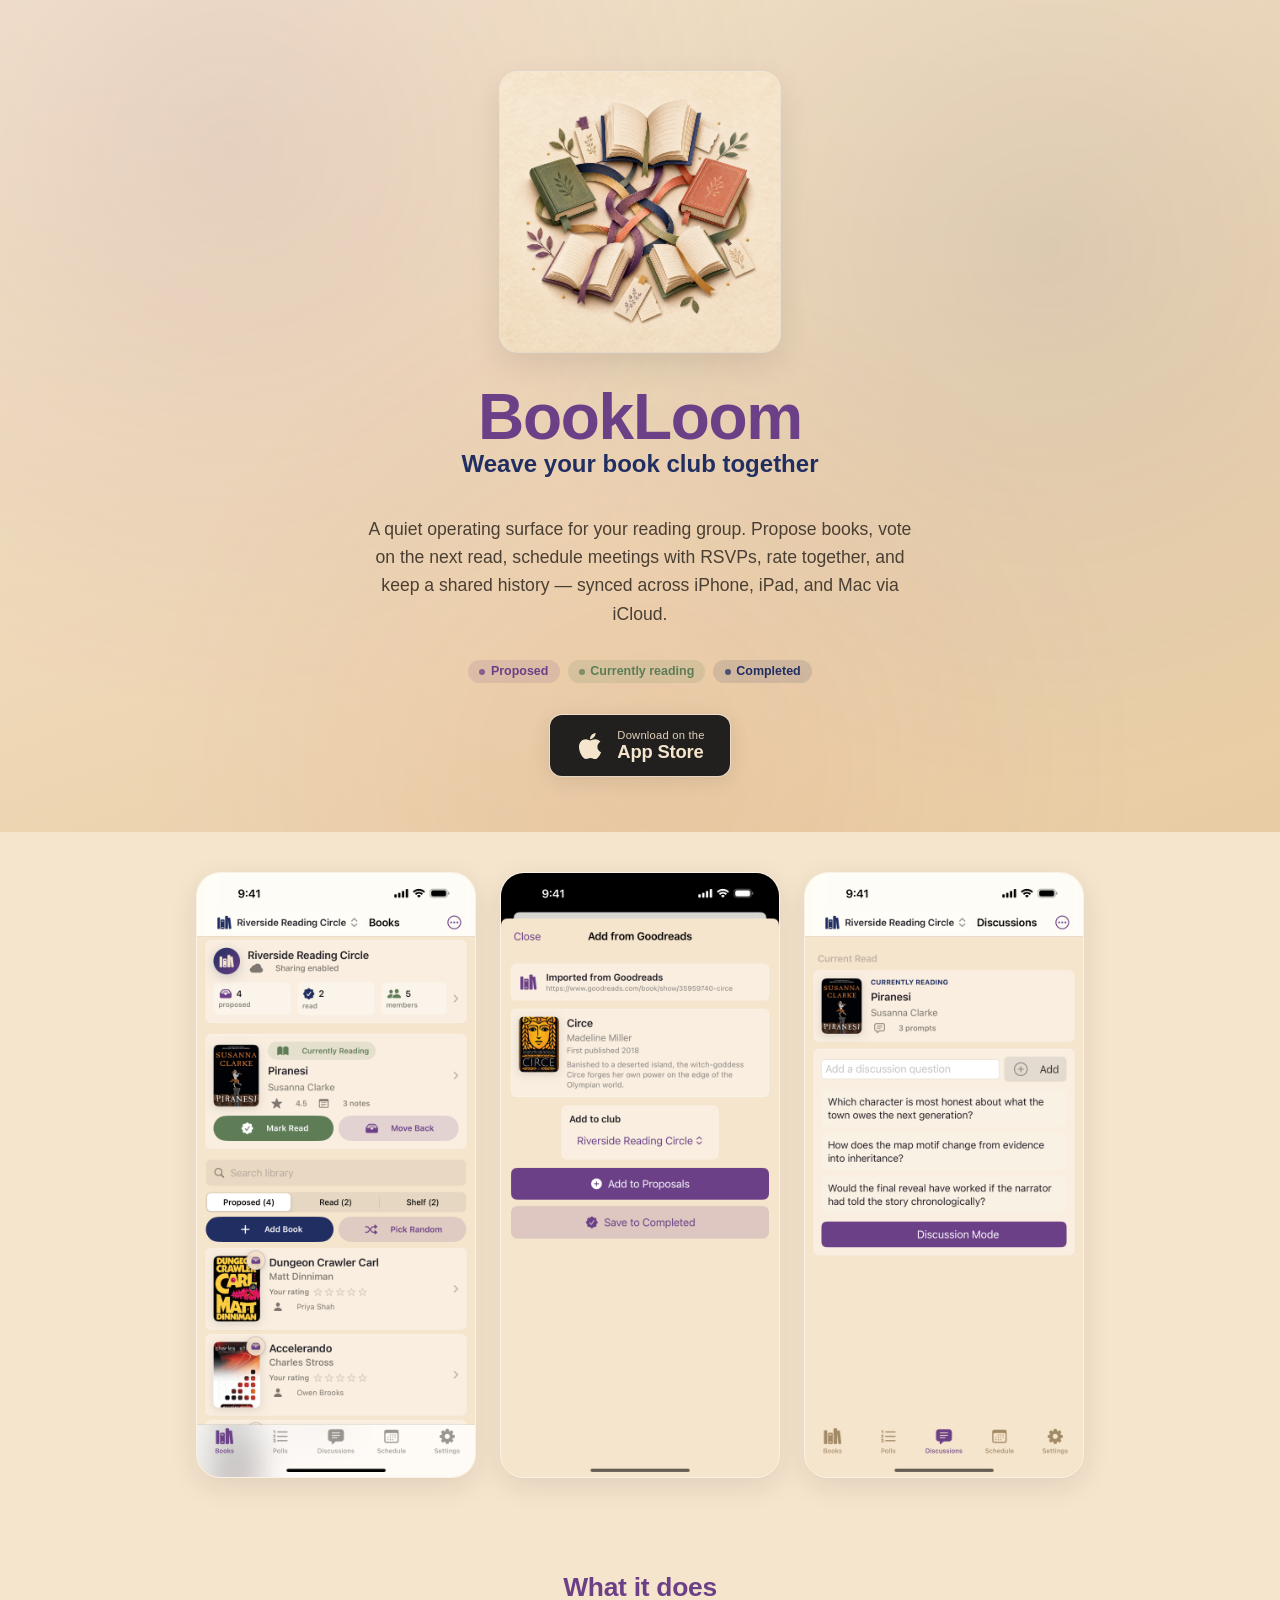
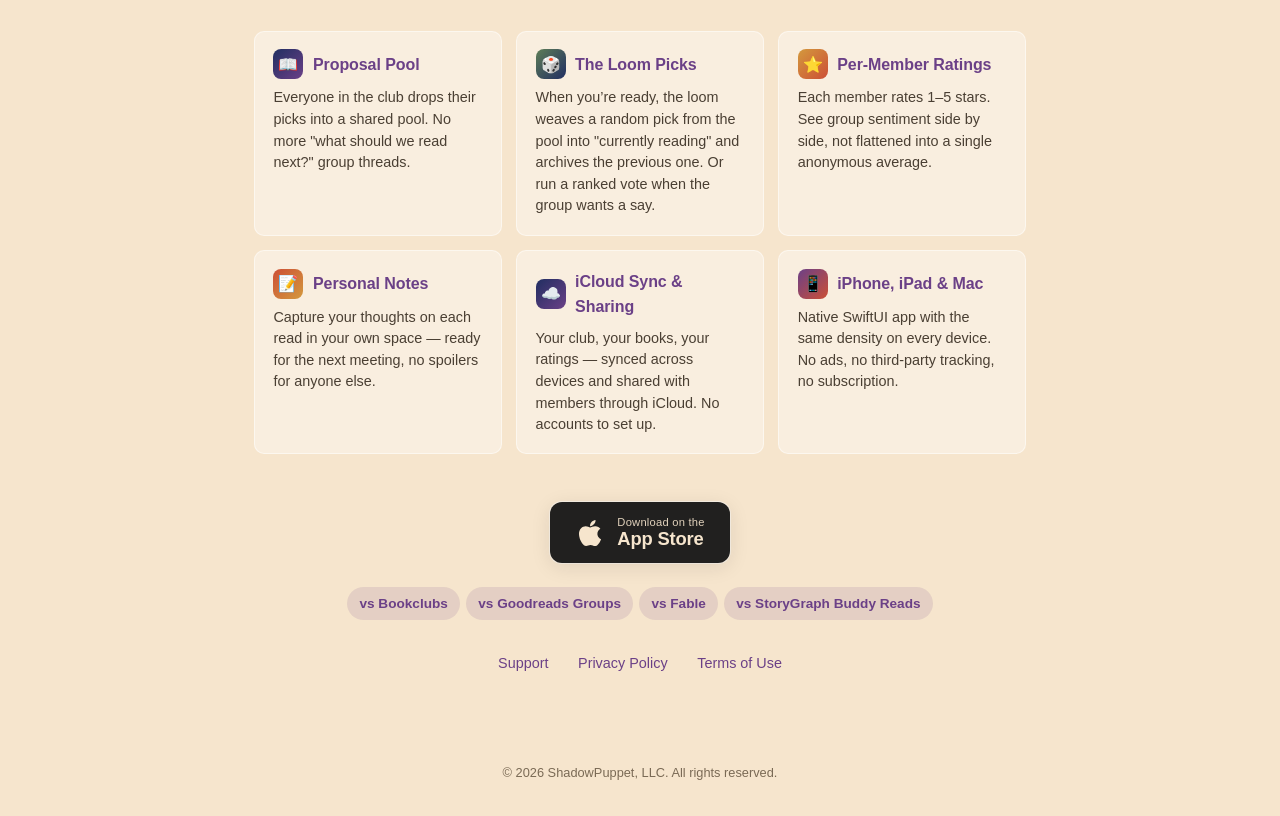
<file: index.html>
<!DOCTYPE html>
<html lang="en">
<head>
    <meta charset="UTF-8">
    <meta name="viewport" content="width=device-width, initial-scale=1.0, viewport-fit=cover">
    <meta name="theme-color" content="#F6E5CD" media="(prefers-color-scheme: light)">
    <meta name="theme-color" content="#171519" media="(prefers-color-scheme: dark)">
    <title>BookLoom — Private Book Club App with Voting, Meetings &amp; iCloud Sync (iPhone, iPad, Mac)</title>
    <meta name="description" content="Run your book club without ads or accounts. Propose books, vote on the next read, schedule meetings with RSVPs, and rate together — synced via iCloud.">
    <meta name="keywords" content="book club app, private book club, reading group app, book club voting, ranked choice voting books, book club meetings, RSVP book club, iCloud book club, book club planner, book picker app, book ratings, reading tracker, book club companion, shared reading list, group reading app, book proposal pool, book club ratings, reading group iPhone, reading group iPad, book club Mac">
    <meta name="author" content="ShadowPuppet, LLC">

    <!-- iOS Safari Smart App Banner -->
    <meta name="apple-itunes-app" content="app-id=6765790616">

    <link rel="icon" type="image/png" sizes="128x128" href="assets/favicon-128.png">
    <link rel="apple-touch-icon" href="assets/app-icon-256.png">
    <link rel="manifest" href="/manifest.webmanifest">
    <link rel="stylesheet" href="/assets/site.css">

    <style>
        /* Install banner + App Store badge — inline to avoid cache-split with HTML */
        .install-banner {
            display: none;
            position: sticky;
            top: 0;
            z-index: 100;
            background: rgba(33, 32, 31, 0.93);
            border-bottom: 1px solid rgba(107, 64, 135, 0.25);
            padding: 0.65rem 0.85rem;
            padding-top: max(0.65rem, env(safe-area-inset-top));
            align-items: center;
            gap: 0.75rem;
            backdrop-filter: saturate(180%) blur(14px);
            -webkit-backdrop-filter: saturate(180%) blur(14px);
        }
        @media (prefers-color-scheme: dark) {
            .install-banner { background: rgba(23, 21, 25, 0.93); border-bottom-color: rgba(194, 145, 214, 0.25); }
        }
        .install-banner.visible { display: flex; }
        .install-banner .close {
            background: transparent; border: 0; color: #b8a088;
            font-size: 1.4rem; line-height: 1; padding: 0.3rem 0.5rem;
            cursor: pointer; border-radius: 50%;
        }
        .install-banner .close:hover { color: #C291D6; }
        .install-banner .icon {
            width: 46px; height: 46px; border-radius: 11px;
            flex-shrink: 0; object-fit: cover;
        }
        .install-banner .info { flex: 1; min-width: 0; }
        .install-banner .info strong {
            color: #C291D6; font-size: 0.92rem; display: block; font-weight: 700;
        }
        .install-banner .info span {
            font-size: 0.75rem; color: #b8a088; display: block;
            white-space: nowrap; overflow: hidden; text-overflow: ellipsis;
        }
        .install-banner .get {
            background: #6B4087; color: #F6E5CD; text-decoration: none;
            font-weight: 800; font-size: 0.78rem; padding: 0.5rem 1rem;
            border-radius: 20px; text-transform: uppercase; letter-spacing: 0.04em;
            flex-shrink: 0;
        }
        .hero .app-store-badge, .mid-cta .app-store-badge {
            display: inline-flex; align-items: center; gap: 0.75rem;
            background: var(--ink); color: var(--paper); text-decoration: none;
            padding: 0.85rem 1.6rem; border-radius: 12px; font-weight: 600;
            transition: transform 0.15s ease, box-shadow 0.15s ease;
            box-shadow: 0 4px 20px var(--shadow-ink), 0 0 0 1px var(--card-stroke);
            min-height: 56px;
        }
        .hero .app-store-badge:hover, .mid-cta .app-store-badge:hover {
            transform: translateY(-2px);
            box-shadow: 0 8px 28px rgba(107, 64, 135, 0.25), 0 0 0 1px rgba(107, 64, 135, 0.3);
        }
        .hero .app-store-badge:active, .mid-cta .app-store-badge:active { transform: translateY(0); }
        .app-store-badge svg { width: 30px; height: 30px; flex-shrink: 0; fill: currentColor; }
        .app-store-badge .label { display: flex; flex-direction: column; text-align: left; line-height: 1.1; }
        .app-store-badge .label .small { font-size: 0.7rem; opacity: 0.9; font-weight: 400; letter-spacing: 0.02em; }
        .app-store-badge .label .big { font-size: 1.15rem; font-weight: 600; letter-spacing: -0.01em; margin-top: 1px; }
    </style>

    <!-- Social sharing -->
    <meta property="og:title" content="BookLoom — Private Book Club App with Voting, Meetings &amp; iCloud Sync">
    <meta property="og:description" content="Propose books, vote on the next read, schedule meetings with RSVPs, rate together, and keep a shared history. iPhone, iPad, and Mac. Synced via iCloud — no accounts, no ads.">
    <meta property="og:type" content="website">
    <meta property="og:url" content="https://bookloom.shadowpuppet.net/">
    <meta property="og:image" content="https://bookloom.shadowpuppet.net/assets/hero.png">
    <meta property="og:site_name" content="BookLoom">
    <meta property="og:locale" content="en_US">
    <meta name="twitter:card" content="summary_large_image">
    <meta name="twitter:title" content="BookLoom — Private Book Club App">
    <meta name="twitter:description" content="A quiet operating surface for your book club. Propose, vote, meet, rate — together.">
    <meta name="twitter:image" content="https://bookloom.shadowpuppet.net/assets/hero.png">
    <link rel="canonical" href="https://bookloom.shadowpuppet.net/">

    <script type="application/ld+json">
    {
      "@context": "https://schema.org",
      "@type": "MobileApplication",
      "name": "BookLoom",
      "alternateName": "BookLoom: Book Club Planner",
      "description": "Private book club planner for iPhone, iPad, and Mac. Propose books, vote with ranked-choice polls, schedule meetings with RSVPs, rate together, and keep a shared history — synced via iCloud, no accounts required.",
      "applicationCategory": "LifestyleApplication",
      "applicationSubCategory": "Books",
      "operatingSystem": "iOS 17.0, iPadOS 17.0, macOS 14.0",
      "url": "https://bookloom.shadowpuppet.net/",
      "downloadUrl": "https://apps.apple.com/us/app/bookloom-book-club-planner/id6765790616",
      "installUrl": "https://apps.apple.com/us/app/bookloom-book-club-planner/id6765790616",
      "offers": {
        "@type": "Offer",
        "price": "0",
        "priceCurrency": "USD",
        "availability": "https://schema.org/InStock"
      },
      "author": { "@type": "Organization", "name": "ShadowPuppet, LLC" },
      "publisher": { "@type": "Organization", "name": "ShadowPuppet, LLC" },
      "image": "https://bookloom.shadowpuppet.net/assets/hero.png",
      "screenshot": "https://bookloom.shadowpuppet.net/assets/screenshots/01_books.png",
      "featureList": [
        "Shared proposal pool — every member submits books",
        "Random Loom Picks rotation",
        "Ranked-choice voting for the next book",
        "Meeting scheduling with RSVPs and agenda",
        "Local meeting reminders",
        "Per-member 1–5 star ratings shown side-by-side",
        "Per-member private notes",
        "Starter and custom discussion prompts",
        "ISBN / cover lookup via OpenLibrary and Google Books",
        "iCloud + CKShare sync — no account required",
        "No ads, no tracking, no subscription"
      ],
      "keywords": "book club app, private book club, reading group, book club voting, ranked choice voting, book club meetings, RSVP, iCloud sync, no ads"
    }
    </script>
</head>
<body>
    <!-- Custom install banner: shown on non-Safari mobile (Safari gets the native one via meta tag) -->
    <div class="install-banner" id="installBanner" role="banner">
        <button class="close" id="installBannerClose" aria-label="Dismiss install banner">&times;</button>
        <img class="icon" src="assets/app-icon-256.png" alt="">
        <div class="info">
            <strong>BookLoom</strong>
            <span>Free on the App Store — iPhone, iPad &amp; Mac</span>
        </div>
        <a class="get" href="https://apps.apple.com/us/app/bookloom-book-club-planner/id6765790616">Get</a>
    </div>

    <div class="hero">
        <div class="hero-inner">
            <img class="hero-art" src="assets/hero.png" alt="Open books woven together with colored ribbons, surrounded by parchment bookmarks and pressed leaves" width="600" height="600">

            <div>
                <h1>BookLoom</h1>
                <div class="tagline">Weave your book club together</div>
            </div>

            <div class="subtitle">A quiet operating surface for your reading group. Propose books, vote on the next read, schedule meetings with RSVPs, rate together, and keep a shared history — synced across iPhone, iPad, and Mac via iCloud.</div>

            <div class="pills" aria-label="Book status types in BookLoom">
                <span class="pill proposed"><span class="dot"></span>Proposed</span>
                <span class="pill current"><span class="dot"></span>Currently reading</span>
                <span class="pill completed"><span class="dot"></span>Completed</span>
            </div>

            <a href="https://apps.apple.com/us/app/bookloom-book-club-planner/id6765790616" class="app-store-badge" aria-label="Download BookLoom on the App Store">
                <svg viewBox="0 0 384 512" xmlns="http://www.w3.org/2000/svg" aria-hidden="true">
                    <path d="M318.7 268.7c-.2-36.7 16.4-64.4 50-84.8-18.8-26.9-47.2-41.7-84.7-44.6-35.5-2.8-74.3 20.7-88.5 20.7-15 0-49.4-19.7-76.4-19.7C63.3 141.2 4 184.8 4 273.5q0 39.3 14.4 81.2c12.8 36.7 59 126.7 107.2 125.2 25.2-.6 43-17.9 75.8-17.9 31.8 0 48.3 17.9 76.4 17.9 48.6-.7 90.4-82.5 102.6-119.3-65.2-30.7-61.7-90-61.7-91.9zm-56.6-164.2c27.3-32.4 24.8-61.9 24-72.5-24.1 1.4-52 16.4-67.9 34.9-17.5 19.8-27.8 44.3-25.6 71.9 26.1 2 49.9-11.4 69.5-34.3z"/>
                </svg>
                <span class="label">
                    <span class="small">Download on the</span>
                    <span class="big">App Store</span>
                </span>
            </a>
        </div>
    </div>

    <div class="screenshots">
        <img src="assets/screenshots/01_books.png" alt="BookLoom book library" loading="lazy">
        <img src="assets/screenshots/03_import.png" alt="BookLoom book import" loading="lazy">
        <img src="assets/screenshots/07_discussions.png" alt="BookLoom discussion prompts" loading="lazy">
    </div>

    <div class="content">
        <div class="features">
            <h2>What it does</h2>
            <div class="feature-grid">
                <div class="feature">
                    <div class="feature-head">
                        <div class="feature-icon plum" aria-hidden="true">📖</div>
                        <strong>Proposal Pool</strong>
                    </div>
                    <p>Everyone in the club drops their picks into a shared pool. No more &quot;what should we read next?&quot; group threads.</p>
                </div>
                <div class="feature">
                    <div class="feature-head">
                        <div class="feature-icon sage" aria-hidden="true">🎲</div>
                        <strong>The Loom Picks</strong>
                    </div>
                    <p>When you&rsquo;re ready, the loom weaves a random pick from the pool into &quot;currently reading&quot; and archives the previous one. Or run a ranked vote when the group wants a say.</p>
                </div>
                <div class="feature">
                    <div class="feature-head">
                        <div class="feature-icon gold" aria-hidden="true">⭐</div>
                        <strong>Per-Member Ratings</strong>
                    </div>
                    <p>Each member rates 1&ndash;5 stars. See group sentiment side by side, not flattened into a single anonymous average.</p>
                </div>
                <div class="feature">
                    <div class="feature-head">
                        <div class="feature-icon coral" aria-hidden="true">📝</div>
                        <strong>Personal Notes</strong>
                    </div>
                    <p>Capture your thoughts on each read in your own space &mdash; ready for the next meeting, no spoilers for anyone else.</p>
                </div>
                <div class="feature">
                    <div class="feature-head">
                        <div class="feature-icon indigo" aria-hidden="true">☁️</div>
                        <strong>iCloud Sync &amp; Sharing</strong>
                    </div>
                    <p>Your club, your books, your ratings &mdash; synced across devices and shared with members through iCloud. No accounts to set up.</p>
                </div>
                <div class="feature">
                    <div class="feature-head">
                        <div class="feature-icon plumcoral" aria-hidden="true">📱</div>
                        <strong>iPhone, iPad &amp; Mac</strong>
                    </div>
                    <p>Native SwiftUI app with the same density on every device. No ads, no third-party tracking, no subscription.</p>
                </div>
            </div>
        </div>

        <div class="mid-cta">
            <a href="https://apps.apple.com/us/app/bookloom-book-club-planner/id6765790616" class="app-store-badge" aria-label="Download BookLoom on the App Store">
                <svg viewBox="0 0 384 512" xmlns="http://www.w3.org/2000/svg" aria-hidden="true">
                    <path d="M318.7 268.7c-.2-36.7 16.4-64.4 50-84.8-18.8-26.9-47.2-41.7-84.7-44.6-35.5-2.8-74.3 20.7-88.5 20.7-15 0-49.4-19.7-76.4-19.7C63.3 141.2 4 184.8 4 273.5q0 39.3 14.4 81.2c12.8 36.7 59 126.7 107.2 125.2 25.2-.6 43-17.9 75.8-17.9 31.8 0 48.3 17.9 76.4 17.9 48.6-.7 90.4-82.5 102.6-119.3-65.2-30.7-61.7-90-61.7-91.9zm-56.6-164.2c27.3-32.4 24.8-61.9 24-72.5-24.1 1.4-52 16.4-67.9 34.9-17.5 19.8-27.8 44.3-25.6 71.9 26.1 2 49.9-11.4 69.5-34.3z"/>
                </svg>
                <span class="label">
                    <span class="small">Download on the</span>
                    <span class="big">App Store</span>
                </span>
            </a>
        </div>

        <div class="vs-nav" aria-label="Compare BookLoom with other book club apps">
            <a href="/vs/bookclubs/">vs Bookclubs</a>
            <a href="/vs/goodreads/">vs Goodreads Groups</a>
            <a href="/vs/fable/">vs Fable</a>
            <a href="/vs/storygraph/">vs StoryGraph Buddy Reads</a>
        </div>

        <div class="links">
            <a href="support.html">Support</a>
            <a href="privacy.html">Privacy Policy</a>
            <a href="terms.html">Terms of Use</a>
        </div>
    </div>

    <footer>
        &copy; 2026 ShadowPuppet, LLC. All rights reserved.
    </footer>

    <script>
        (function() {
            var banner = document.getElementById('installBanner');
            var closeBtn = document.getElementById('installBannerClose');
            if (!banner || !closeBtn) return;

            var DISMISSED_KEY = 'bookloom_install_banner_dismissed';
            var ua = navigator.userAgent;
            var isMobile = /Mobi|Android|iPhone|iPad|iPod/i.test(ua) || window.innerWidth < 768;
            var isIOS = /iPad|iPhone|iPod/.test(ua);
            var isSafari = /^((?!chrome|android|crios|fxios|edgios).)*safari/i.test(ua);
            var nativeBannerWillShow = isIOS && isSafari;

            var dismissed = false;
            try { dismissed = window.localStorage.getItem(DISMISSED_KEY) === '1'; } catch (e) {}

            if (isMobile && !nativeBannerWillShow && !dismissed) {
                banner.classList.add('visible');
            }

            closeBtn.addEventListener('click', function() {
                banner.classList.remove('visible');
                try { window.localStorage.setItem(DISMISSED_KEY, '1'); } catch (e) {}
            });
        })();
    </script>
</body>
</html>
</file>
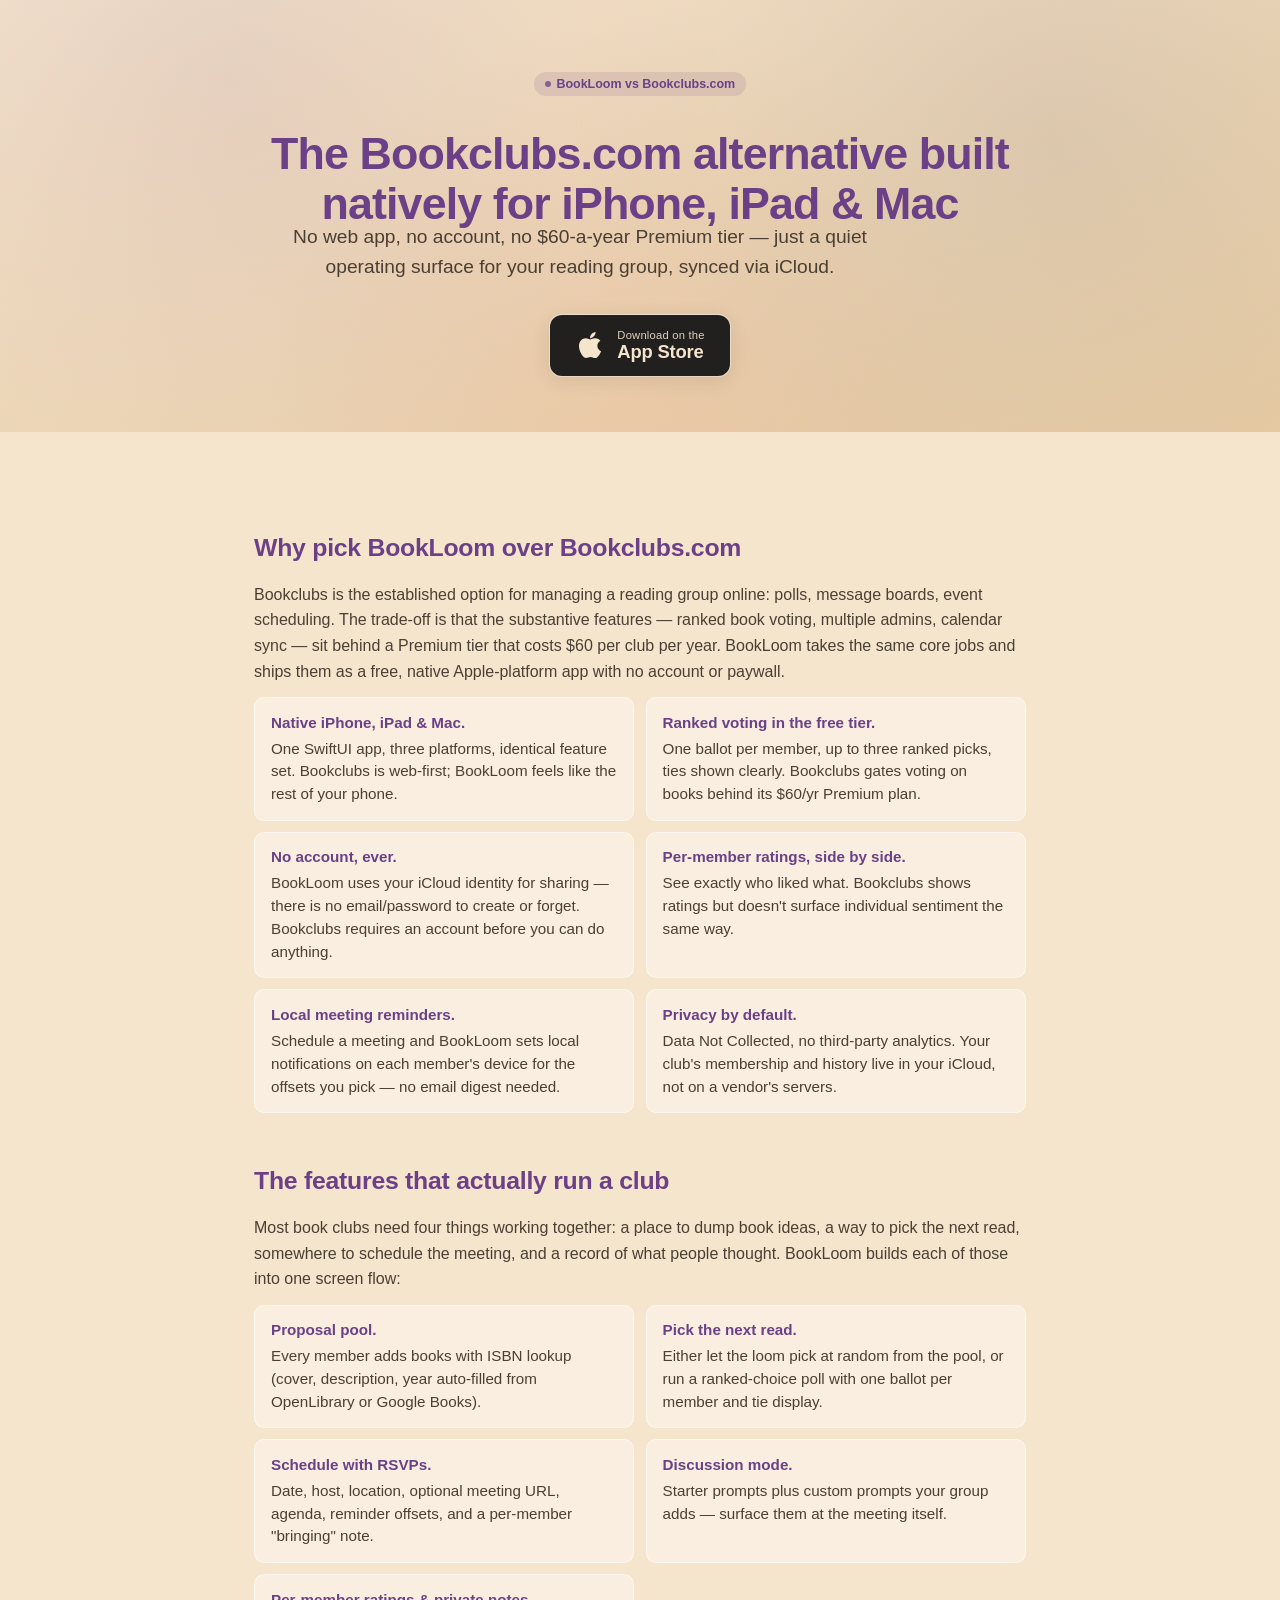
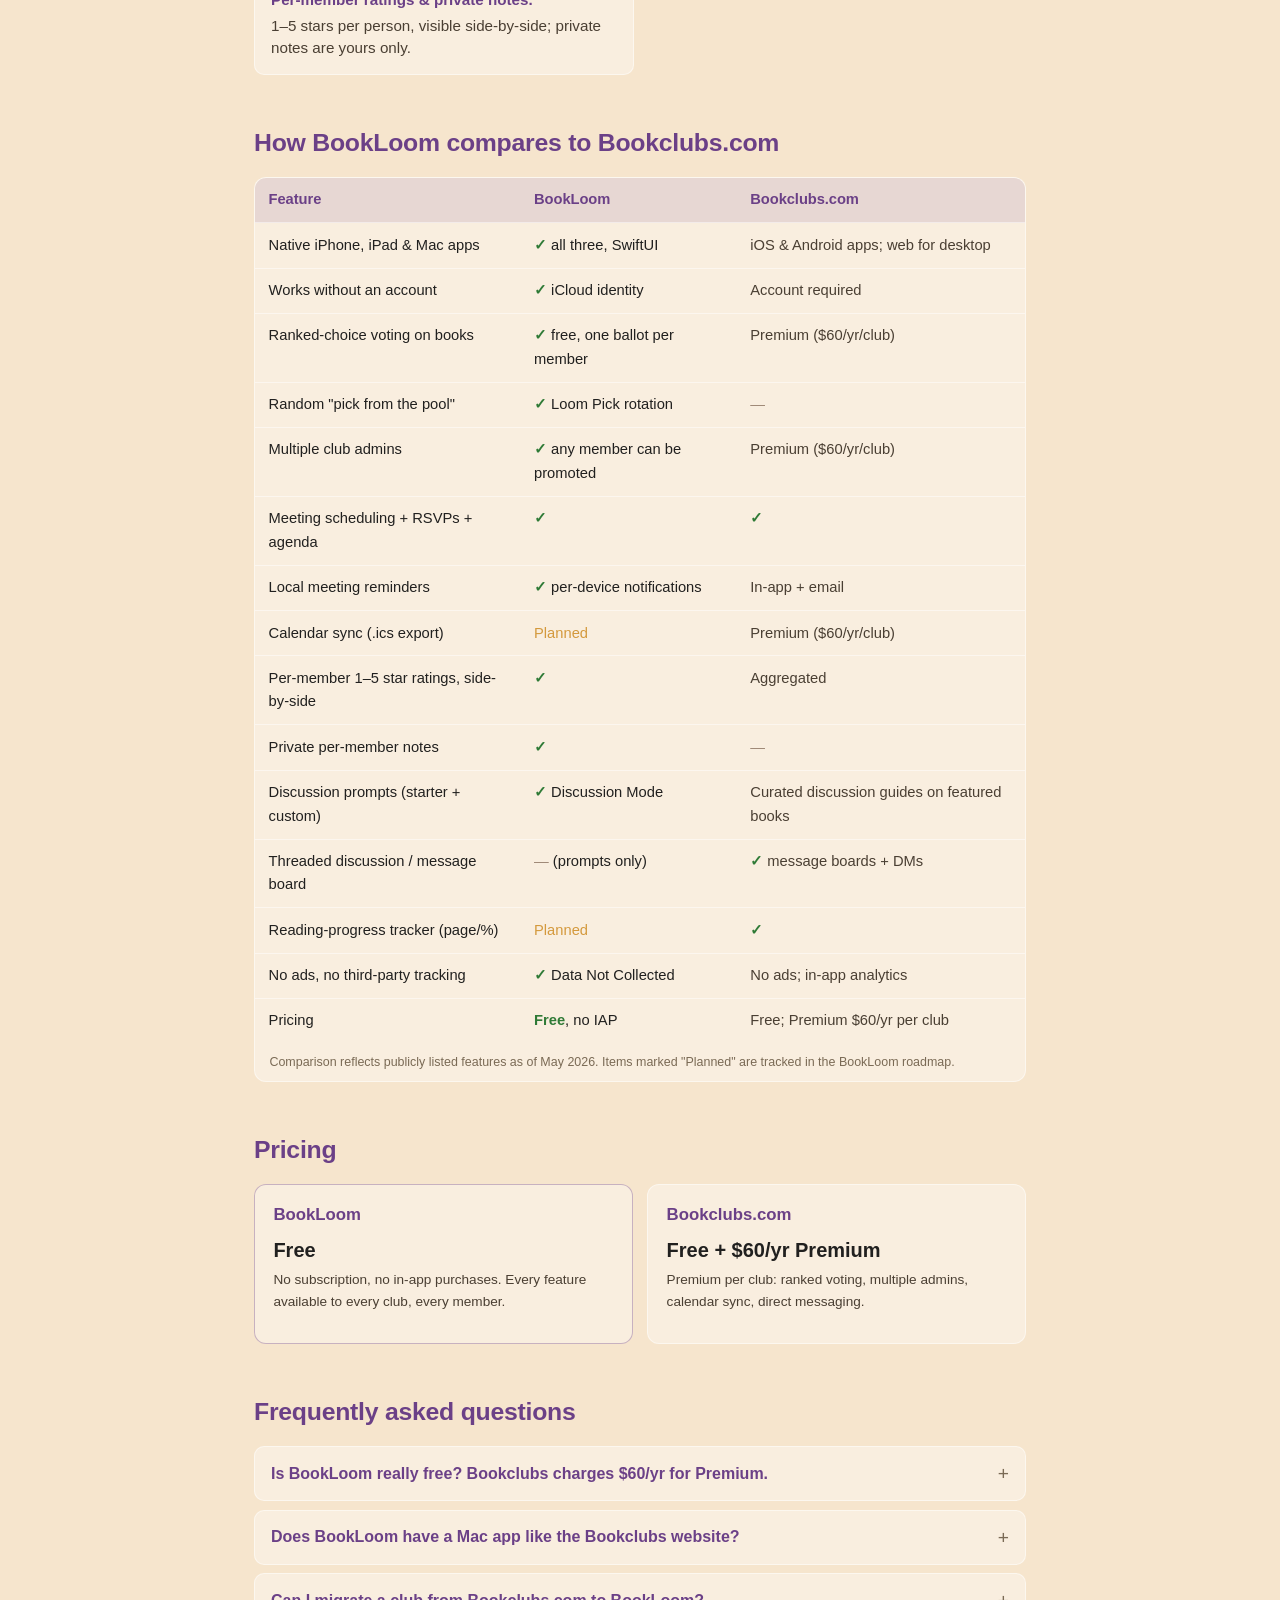
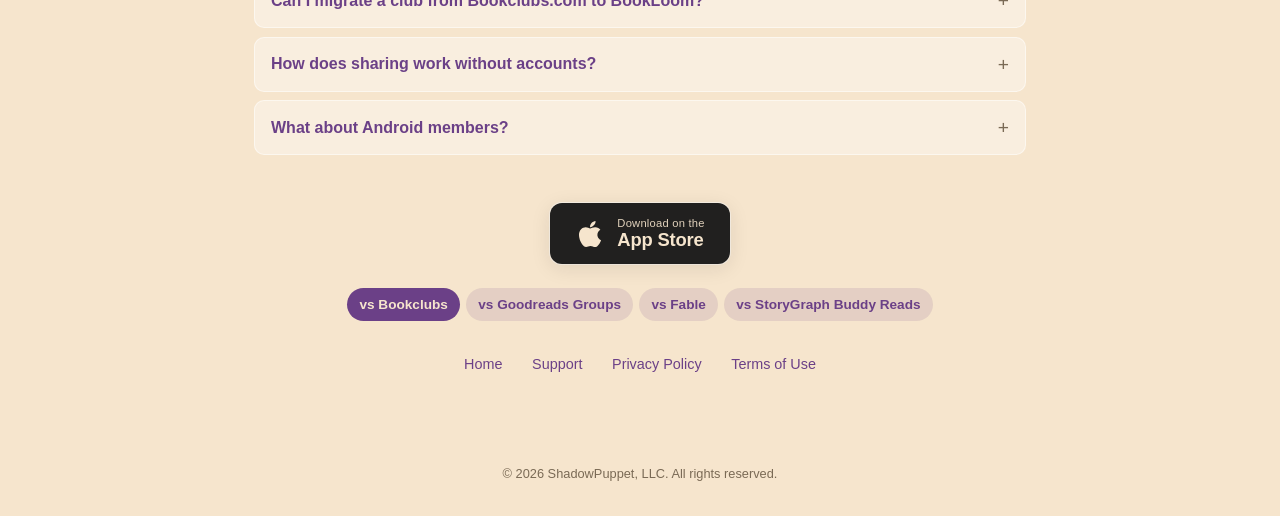
<file: vs/bookclubs/index.html>
<!DOCTYPE html>
<html lang="en">
<head>
    <meta charset="UTF-8">
    <meta name="viewport" content="width=device-width, initial-scale=1.0, viewport-fit=cover">
    <meta name="theme-color" content="#F6E5CD" media="(prefers-color-scheme: light)">
    <meta name="theme-color" content="#171519" media="(prefers-color-scheme: dark)">
    <title>Bookclubs.com Alternative for iPhone, iPad &amp; Mac — BookLoom</title>
    <meta name="description" content="A native iPhone, iPad &amp; Mac alternative to Bookclubs.com. Ranked voting, meetings, RSVPs, ratings, iCloud sync — no account, no $60/yr Premium, no ads.">
    <meta name="author" content="ShadowPuppet, LLC">
    <!-- iOS Safari Smart App Banner -->
    <meta name="apple-itunes-app" content="app-id=6765790616">


    <link rel="icon" type="image/png" sizes="128x128" href="/assets/favicon-128.png">
    <link rel="apple-touch-icon" href="/assets/app-icon-256.png">
    <link rel="manifest" href="/manifest.webmanifest">
    <link rel="stylesheet" href="/assets/site.css">

    <meta property="og:title" content="Bookclubs.com Alternative — BookLoom">
    <meta property="og:description" content="Native iPhone/iPad/Mac book club app with ranked voting, meetings, RSVPs, ratings — no account, no Premium tier, no ads. iCloud sync.">
    <meta property="og:type" content="website">
    <meta property="og:url" content="https://bookloom.shadowpuppet.net/vs/bookclubs/">
    <meta property="og:image" content="https://bookloom.shadowpuppet.net/assets/hero.png">
    <meta property="og:site_name" content="BookLoom">
    <meta name="twitter:card" content="summary_large_image">
    <meta name="twitter:title" content="Bookclubs Alternative — BookLoom">
    <meta name="twitter:description" content="Native iPhone, iPad, and Mac book club app. No account, no Premium, no ads.">
    <meta name="twitter:image" content="https://bookloom.shadowpuppet.net/assets/hero.png">
    <link rel="canonical" href="https://bookloom.shadowpuppet.net/vs/bookclubs/">

    <script type="application/ld+json">
    {
      "@context": "https://schema.org",
      "@type": "WebPage",
      "name": "Bookclubs.com Alternative — BookLoom",
      "url": "https://bookloom.shadowpuppet.net/vs/bookclubs/",
      "description": "Side-by-side comparison of BookLoom and Bookclubs.com for running a private reading group.",
      "about": {
        "@type": "SoftwareApplication",
        "name": "Bookclubs",
        "url": "https://bookclubs.com/",
        "applicationCategory": "LifestyleApplication"
      },
      "mainEntity": {
        "@type": "MobileApplication",
        "name": "BookLoom",
        "url": "https://bookloom.shadowpuppet.net/",
        "operatingSystem": "iOS 17.0, iPadOS 17.0, macOS 14.0",
        "applicationCategory": "LifestyleApplication",
        "offers": { "@type": "Offer", "price": "0", "priceCurrency": "USD" }
      },
      "isPartOf": { "@type": "WebSite", "name": "BookLoom", "url": "https://bookloom.shadowpuppet.net/" }
    }
    </script>
    <script type="application/ld+json">
    {
      "@context": "https://schema.org",
      "@type": "FAQPage",
      "mainEntity": [
        {
          "@type": "Question",
          "name": "Is BookLoom really free? Bookclubs charges $60/yr for Premium.",
          "acceptedAnswer": {
            "@type": "Answer",
            "text": "Yes. BookLoom is a one-time download with no subscription, no in-app purchases, and no Premium tier. Ranked-choice voting, meetings, RSVPs, multiple admins, and calendar features are all included for every club."
          }
        },
        {
          "@type": "Question",
          "name": "Does BookLoom have a Mac app like the Bookclubs website?",
          "acceptedAnswer": {
            "@type": "Answer",
            "text": "BookLoom is a native macOS app — not a website wrapped in a browser tab. It has the same features as the iPhone and iPad versions, with iCloud sync between all three."
          }
        },
        {
          "@type": "Question",
          "name": "Can I migrate a club from Bookclubs.com to BookLoom?",
          "acceptedAnswer": {
            "@type": "Answer",
            "text": "There's no automated migration today. Most clubs find that re-creating the club, member list, and current/proposed reads takes about ten minutes; ratings and notes can be back-filled by members at their own pace."
          }
        },
        {
          "@type": "Question",
          "name": "How does sharing work without accounts?",
          "acceptedAnswer": {
            "@type": "Answer",
            "text": "BookLoom uses Apple's iCloud sharing (CKShare). The club creator generates an invite link; members tap the link on their Apple device and the club appears in their BookLoom. No usernames, no passwords, no email signup."
          }
        }
      ]
    }
    </script>
</head>
<body>
    <div class="hero vs">
        <div class="hero-inner">
            <div class="pills" aria-label="Comparison context">
                <span class="pill proposed"><span class="dot"></span>BookLoom vs Bookclubs.com</span>
            </div>
            <div>
                <h1>The Bookclubs.com alternative built natively for iPhone, iPad &amp; Mac</h1>
                <div class="tagline">No web app, no account, no $60-a-year Premium tier — just a quiet operating surface for your reading group, synced via iCloud.</div>
            </div>

            <a href="https://apps.apple.com/us/app/bookloom-book-club-planner/id6765790616" class="app-store-badge" aria-label="Download BookLoom on the App Store">
                <svg viewBox="0 0 384 512" xmlns="http://www.w3.org/2000/svg" aria-hidden="true">
                    <path d="M318.7 268.7c-.2-36.7 16.4-64.4 50-84.8-18.8-26.9-47.2-41.7-84.7-44.6-35.5-2.8-74.3 20.7-88.5 20.7-15 0-49.4-19.7-76.4-19.7C63.3 141.2 4 184.8 4 273.5q0 39.3 14.4 81.2c12.8 36.7 59 126.7 107.2 125.2 25.2-.6 43-17.9 75.8-17.9 31.8 0 48.3 17.9 76.4 17.9 48.6-.7 90.4-82.5 102.6-119.3-65.2-30.7-61.7-90-61.7-91.9zm-56.6-164.2c27.3-32.4 24.8-61.9 24-72.5-24.1 1.4-52 16.4-67.9 34.9-17.5 19.8-27.8 44.3-25.6 71.9 26.1 2 49.9-11.4 69.5-34.3z"/>
                </svg>
                <span class="label">
                    <span class="small">Download on the</span>
                    <span class="big">App Store</span>
                </span>
            </a>
        </div>
    </div>

    <div class="content">

        <section class="vs-section">
            <h2>Why pick BookLoom over Bookclubs.com</h2>
            <p>Bookclubs is the established option for managing a reading group online: polls, message boards, event scheduling. The trade-off is that the substantive features — ranked book voting, multiple admins, calendar sync — sit behind a Premium tier that costs $60 per club per year. BookLoom takes the same core jobs and ships them as a free, native Apple-platform app with no account or paywall.</p>
            <ul>
                <li><strong>Native iPhone, iPad &amp; Mac.</strong> One SwiftUI app, three platforms, identical feature set. Bookclubs is web-first; BookLoom feels like the rest of your phone.</li>
                <li><strong>Ranked voting in the free tier.</strong> One ballot per member, up to three ranked picks, ties shown clearly. Bookclubs gates voting on books behind its $60/yr Premium plan.</li>
                <li><strong>No account, ever.</strong> BookLoom uses your iCloud identity for sharing — there is no email/password to create or forget. Bookclubs requires an account before you can do anything.</li>
                <li><strong>Per-member ratings, side by side.</strong> See exactly who liked what. Bookclubs shows ratings but doesn't surface individual sentiment the same way.</li>
                <li><strong>Local meeting reminders.</strong> Schedule a meeting and BookLoom sets local notifications on each member's device for the offsets you pick — no email digest needed.</li>
                <li><strong>Privacy by default.</strong> Data Not Collected, no third-party analytics. Your club's membership and history live in your iCloud, not on a vendor's servers.</li>
            </ul>
        </section>

        <section class="vs-section">
            <h2>The features that actually run a club</h2>
            <p>Most book clubs need four things working together: a place to dump book ideas, a way to pick the next read, somewhere to schedule the meeting, and a record of what people thought. BookLoom builds each of those into one screen flow:</p>
            <ul>
                <li><strong>Proposal pool.</strong> Every member adds books with ISBN lookup (cover, description, year auto-filled from OpenLibrary or Google Books).</li>
                <li><strong>Pick the next read.</strong> Either let the loom pick at random from the pool, or run a ranked-choice poll with one ballot per member and tie display.</li>
                <li><strong>Schedule with RSVPs.</strong> Date, host, location, optional meeting URL, agenda, reminder offsets, and a per-member "bringing" note.</li>
                <li><strong>Discussion mode.</strong> Starter prompts plus custom prompts your group adds — surface them at the meeting itself.</li>
                <li><strong>Per-member ratings &amp; private notes.</strong> 1–5 stars per person, visible side-by-side; private notes are yours only.</li>
            </ul>
        </section>

        <section class="vs-section">
            <h2>How BookLoom compares to Bookclubs.com</h2>
            <div class="compare-wrap">
                <table class="compare">
                    <thead>
                        <tr>
                            <th scope="col">Feature</th>
                            <th scope="col">BookLoom</th>
                            <th scope="col">Bookclubs.com</th>
                        </tr>
                    </thead>
                    <tbody>
                        <tr><th scope="row">Native iPhone, iPad &amp; Mac apps</th>
                            <td class="bl"><span class="yes">✓</span> all three, SwiftUI</td>
                            <td class="them">iOS &amp; Android apps; web for desktop</td></tr>
                        <tr><th scope="row">Works without an account</th>
                            <td class="bl"><span class="yes">✓</span> iCloud identity</td>
                            <td class="them">Account required</td></tr>
                        <tr><th scope="row">Ranked-choice voting on books</th>
                            <td class="bl"><span class="yes">✓</span> free, one ballot per member</td>
                            <td class="them">Premium ($60/yr/club)</td></tr>
                        <tr><th scope="row">Random "pick from the pool"</th>
                            <td class="bl"><span class="yes">✓</span> Loom Pick rotation</td>
                            <td class="them"><span class="no">—</span></td></tr>
                        <tr><th scope="row">Multiple club admins</th>
                            <td class="bl"><span class="yes">✓</span> any member can be promoted</td>
                            <td class="them">Premium ($60/yr/club)</td></tr>
                        <tr><th scope="row">Meeting scheduling + RSVPs + agenda</th>
                            <td class="bl"><span class="yes">✓</span></td>
                            <td class="them"><span class="yes">✓</span></td></tr>
                        <tr><th scope="row">Local meeting reminders</th>
                            <td class="bl"><span class="yes">✓</span> per-device notifications</td>
                            <td class="them">In-app + email</td></tr>
                        <tr><th scope="row">Calendar sync (.ics export)</th>
                            <td class="bl"><span class="partial">Planned</span></td>
                            <td class="them">Premium ($60/yr/club)</td></tr>
                        <tr><th scope="row">Per-member 1–5 star ratings, side-by-side</th>
                            <td class="bl"><span class="yes">✓</span></td>
                            <td class="them">Aggregated</td></tr>
                        <tr><th scope="row">Private per-member notes</th>
                            <td class="bl"><span class="yes">✓</span></td>
                            <td class="them"><span class="no">—</span></td></tr>
                        <tr><th scope="row">Discussion prompts (starter + custom)</th>
                            <td class="bl"><span class="yes">✓</span> Discussion Mode</td>
                            <td class="them">Curated discussion guides on featured books</td></tr>
                        <tr><th scope="row">Threaded discussion / message board</th>
                            <td class="bl"><span class="no">—</span> (prompts only)</td>
                            <td class="them"><span class="yes">✓</span> message boards + DMs</td></tr>
                        <tr><th scope="row">Reading-progress tracker (page/%)</th>
                            <td class="bl"><span class="partial">Planned</span></td>
                            <td class="them"><span class="yes">✓</span></td></tr>
                        <tr><th scope="row">No ads, no third-party tracking</th>
                            <td class="bl"><span class="yes">✓</span> Data Not Collected</td>
                            <td class="them">No ads; in-app analytics</td></tr>
                        <tr><th scope="row">Pricing</th>
                            <td class="bl"><span class="yes">Free</span>, no IAP</td>
                            <td class="them">Free; Premium $60/yr per club</td></tr>
                    </tbody>
                    <caption>Comparison reflects publicly listed features as of May 2026. Items marked "Planned" are tracked in the BookLoom roadmap.</caption>
                </table>
            </div>
        </section>

        <section class="vs-section">
            <h2>Pricing</h2>
            <div class="pricing-pair">
                <div class="pricing-card bl">
                    <h3>BookLoom</h3>
                    <div class="price">Free</div>
                    <p class="note">No subscription, no in-app purchases. Every feature available to every club, every member.</p>
                </div>
                <div class="pricing-card">
                    <h3>Bookclubs.com</h3>
                    <div class="price">Free + $60/yr Premium</div>
                    <p class="note">Premium per club: ranked voting, multiple admins, calendar sync, direct messaging.</p>
                </div>
            </div>
        </section>

        <section class="vs-section">
            <h2>Frequently asked questions</h2>
            <div class="faq">
                <details>
                    <summary>Is BookLoom really free? Bookclubs charges $60/yr for Premium.</summary>
                    <p>Yes. BookLoom is a one-time download with no subscription, no in-app purchases, and no Premium tier. Ranked-choice voting, meetings, RSVPs, multiple admins, and calendar features are all included for every club.</p>
                </details>
                <details>
                    <summary>Does BookLoom have a Mac app like the Bookclubs website?</summary>
                    <p>BookLoom is a native macOS app — not a website wrapped in a browser tab. It has the same features as the iPhone and iPad versions, with iCloud sync between all three.</p>
                </details>
                <details>
                    <summary>Can I migrate a club from Bookclubs.com to BookLoom?</summary>
                    <p>There's no automated migration today. Most clubs find that re-creating the club, member list, and current/proposed reads takes about ten minutes; ratings and notes can be back-filled by members at their own pace.</p>
                </details>
                <details>
                    <summary>How does sharing work without accounts?</summary>
                    <p>BookLoom uses Apple's iCloud sharing (CKShare). The club creator generates an invite link; members tap the link on their Apple device and the club appears in their BookLoom. No usernames, no passwords, no email signup.</p>
                </details>
                <details>
                    <summary>What about Android members?</summary>
                    <p>BookLoom is Apple-only today. If your club has Android members, Bookclubs.com (or a hybrid where Apple members use BookLoom and Android members read the meeting agenda from a shared calendar invite) will fit better.</p>
                </details>
            </div>
        </section>

        <div class="mid-cta">
            <a href="https://apps.apple.com/us/app/bookloom-book-club-planner/id6765790616" class="app-store-badge" aria-label="Download BookLoom on the App Store">
                <svg viewBox="0 0 384 512" xmlns="http://www.w3.org/2000/svg" aria-hidden="true">
                    <path d="M318.7 268.7c-.2-36.7 16.4-64.4 50-84.8-18.8-26.9-47.2-41.7-84.7-44.6-35.5-2.8-74.3 20.7-88.5 20.7-15 0-49.4-19.7-76.4-19.7C63.3 141.2 4 184.8 4 273.5q0 39.3 14.4 81.2c12.8 36.7 59 126.7 107.2 125.2 25.2-.6 43-17.9 75.8-17.9 31.8 0 48.3 17.9 76.4 17.9 48.6-.7 90.4-82.5 102.6-119.3-65.2-30.7-61.7-90-61.7-91.9zm-56.6-164.2c27.3-32.4 24.8-61.9 24-72.5-24.1 1.4-52 16.4-67.9 34.9-17.5 19.8-27.8 44.3-25.6 71.9 26.1 2 49.9-11.4 69.5-34.3z"/>
                </svg>
                <span class="label">
                    <span class="small">Download on the</span>
                    <span class="big">App Store</span>
                </span>
            </a>
        </div>

        <div class="vs-nav" aria-label="Compare BookLoom with other book club apps">
            <a href="/vs/bookclubs/" aria-current="page">vs Bookclubs</a>
            <a href="/vs/goodreads/">vs Goodreads Groups</a>
            <a href="/vs/fable/">vs Fable</a>
            <a href="/vs/storygraph/">vs StoryGraph Buddy Reads</a>
        </div>

        <div class="links">
            <a href="/">Home</a>
            <a href="/support.html">Support</a>
            <a href="/privacy.html">Privacy Policy</a>
            <a href="/terms.html">Terms of Use</a>
        </div>
    </div>

    <footer>
        &copy; 2026 ShadowPuppet, LLC. All rights reserved.
    </footer>
</body>
</html>
</file>
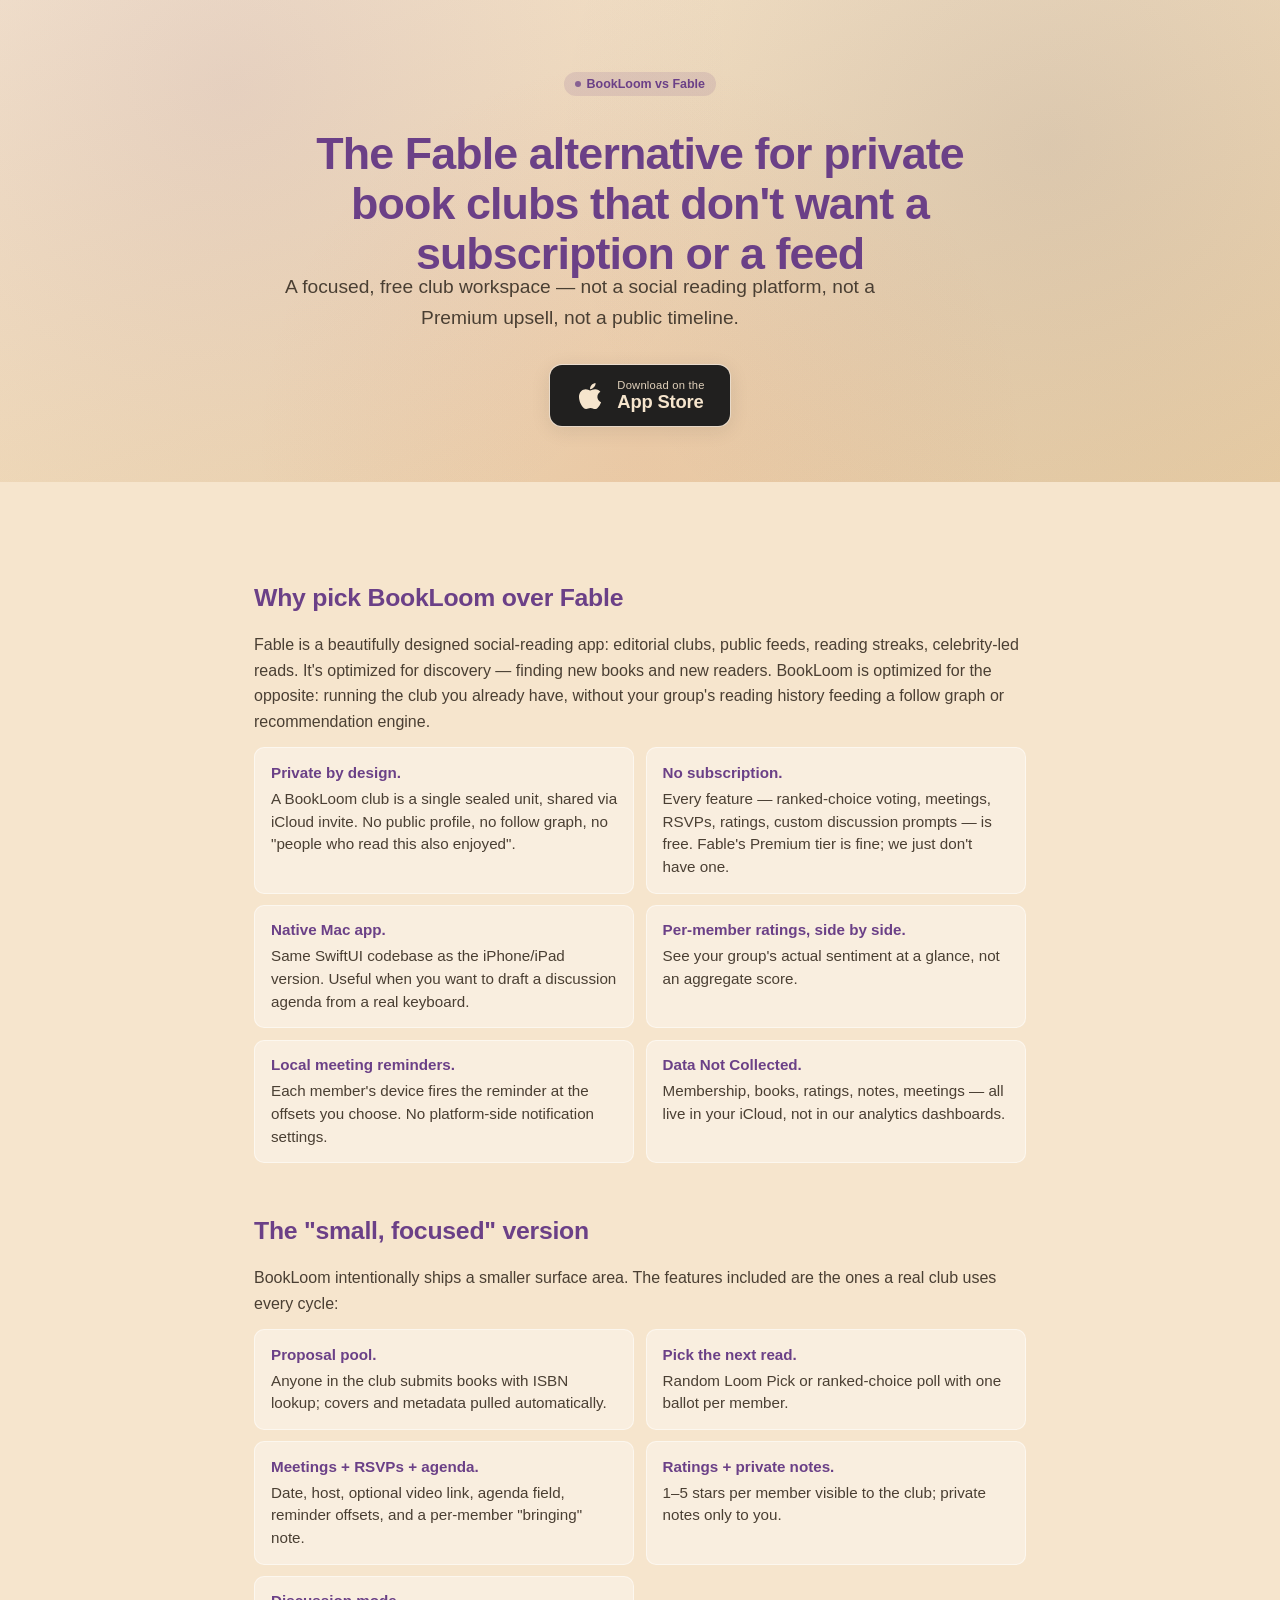
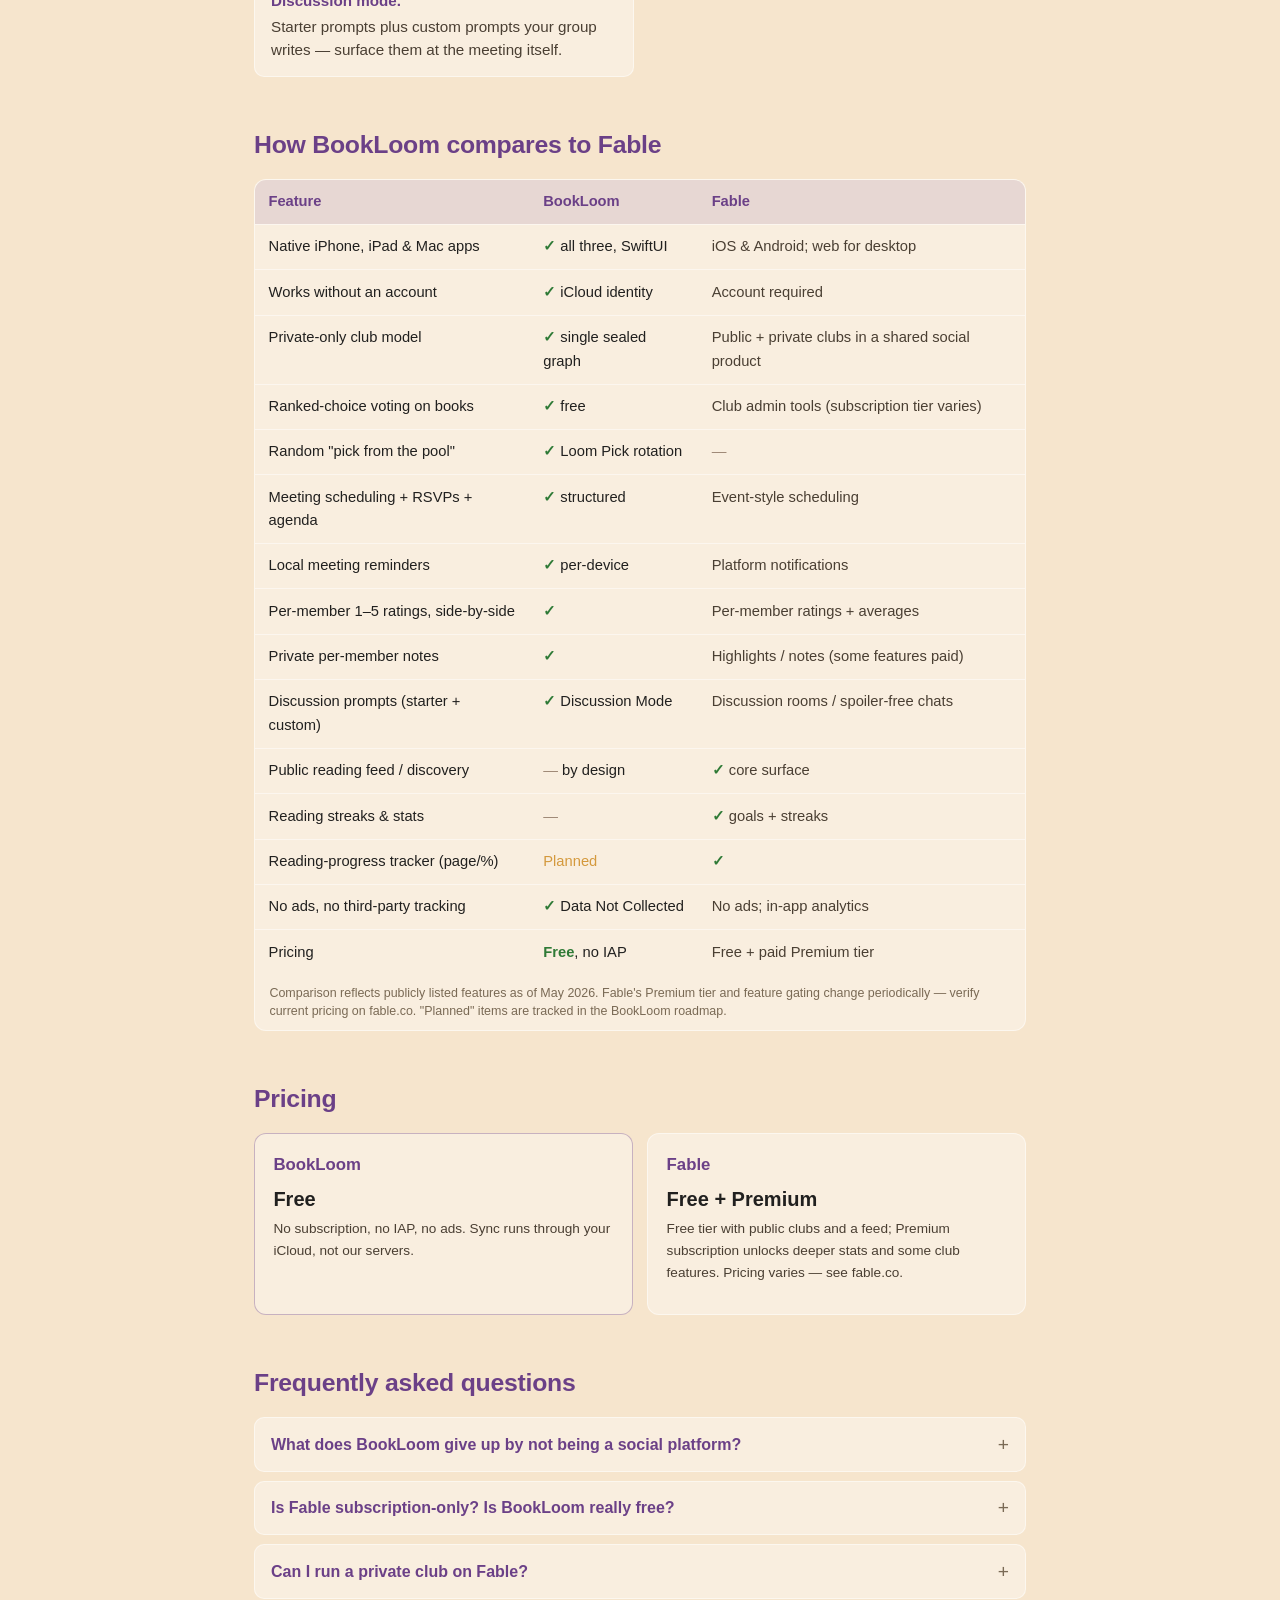
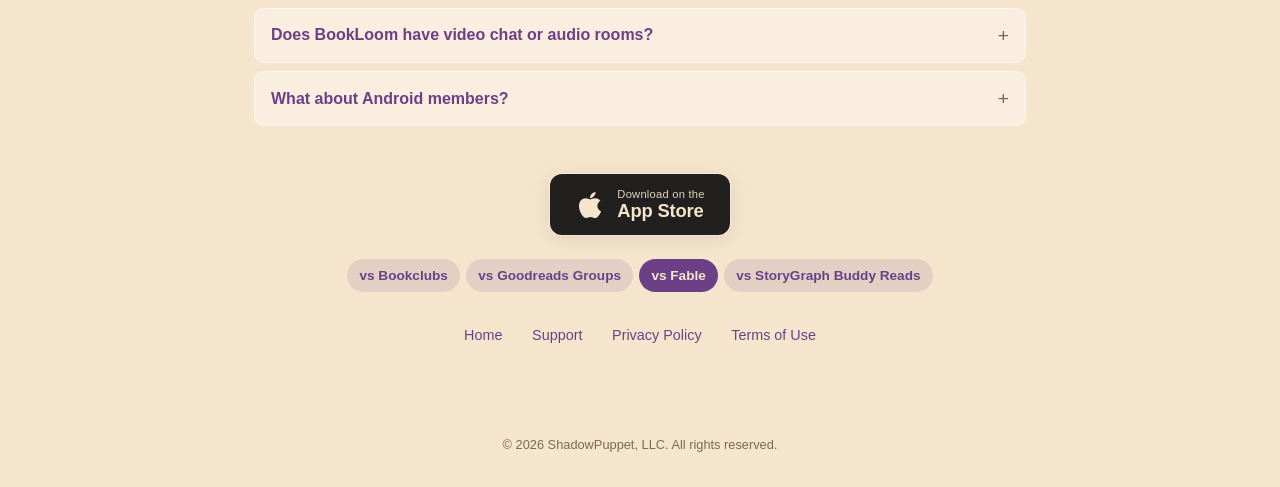
<file: vs/fable/index.html>
<!DOCTYPE html>
<html lang="en">
<head>
    <meta charset="UTF-8">
    <meta name="viewport" content="width=device-width, initial-scale=1.0, viewport-fit=cover">
    <meta name="theme-color" content="#F6E5CD" media="(prefers-color-scheme: light)">
    <meta name="theme-color" content="#171519" media="(prefers-color-scheme: dark)">
    <title>Fable Alternative for Private Book Clubs — BookLoom</title>
    <meta name="description" content="A Fable alternative for private book clubs that don't want a subscription or public feed. Ranked voting, meetings, RSVPs, ratings, iCloud sync — free, no IAP.">
    <meta name="author" content="ShadowPuppet, LLC">
    <!-- iOS Safari Smart App Banner -->
    <meta name="apple-itunes-app" content="app-id=6765790616">


    <link rel="icon" type="image/png" sizes="128x128" href="/assets/favicon-128.png">
    <link rel="apple-touch-icon" href="/assets/app-icon-256.png">
    <link rel="manifest" href="/manifest.webmanifest">
    <link rel="stylesheet" href="/assets/site.css">

    <meta property="og:title" content="Fable Alternative — BookLoom">
    <meta property="og:description" content="Private book club app for iPhone, iPad &amp; Mac with ranked voting, meetings, RSVPs, ratings — no subscription, no public timeline.">
    <meta property="og:type" content="website">
    <meta property="og:url" content="https://bookloom.shadowpuppet.net/vs/fable/">
    <meta property="og:image" content="https://bookloom.shadowpuppet.net/assets/hero.png">
    <meta property="og:site_name" content="BookLoom">
    <meta name="twitter:card" content="summary_large_image">
    <meta name="twitter:title" content="Fable Alternative — BookLoom">
    <meta name="twitter:description" content="A private book club, not a social reading platform. Free. No subscription.">
    <meta name="twitter:image" content="https://bookloom.shadowpuppet.net/assets/hero.png">
    <link rel="canonical" href="https://bookloom.shadowpuppet.net/vs/fable/">

    <script type="application/ld+json">
    {
      "@context": "https://schema.org",
      "@type": "WebPage",
      "name": "Fable Alternative — BookLoom",
      "url": "https://bookloom.shadowpuppet.net/vs/fable/",
      "description": "Side-by-side comparison of BookLoom and Fable for running a private book club without a subscription or social feed.",
      "about": {
        "@type": "MobileApplication",
        "name": "Fable",
        "url": "https://fable.co/",
        "applicationCategory": "SocialNetworkingApplication"
      },
      "mainEntity": {
        "@type": "MobileApplication",
        "name": "BookLoom",
        "url": "https://bookloom.shadowpuppet.net/",
        "operatingSystem": "iOS 17.0, iPadOS 17.0, macOS 14.0",
        "applicationCategory": "LifestyleApplication",
        "offers": { "@type": "Offer", "price": "0", "priceCurrency": "USD" }
      },
      "isPartOf": { "@type": "WebSite", "name": "BookLoom", "url": "https://bookloom.shadowpuppet.net/" }
    }
    </script>
    <script type="application/ld+json">
    {
      "@context": "https://schema.org",
      "@type": "FAQPage",
      "mainEntity": [
        {
          "@type": "Question",
          "name": "What does BookLoom give up by not being a social platform?",
          "acceptedAnswer": {
            "@type": "Answer",
            "text": "Public discovery, a follow graph, an editorial feed, video clubs, and influencer-led reads. If those are the things drawing you to Fable, BookLoom isn't a substitute. If you already have your group and just want to run it well, BookLoom is the smaller, focused tool."
          }
        },
        {
          "@type": "Question",
          "name": "Is Fable subscription-only? Is BookLoom really free?",
          "acceptedAnswer": {
            "@type": "Answer",
            "text": "Fable has a free tier and a paid Premium plan that unlocks deeper club features and stat tracking; pricing varies. BookLoom is free with no subscription, no in-app purchases, and no upsell prompts."
          }
        },
        {
          "@type": "Question",
          "name": "Can I run a private club on Fable?",
          "acceptedAnswer": {
            "@type": "Answer",
            "text": "Yes — Fable supports private clubs. The structural difference is that the club lives inside a larger social product. BookLoom is built around a single private club graph: nothing is public, nothing is recommended."
          }
        },
        {
          "@type": "Question",
          "name": "Does BookLoom have video chat or audio rooms?",
          "acceptedAnswer": {
            "@type": "Answer",
            "text": "No. BookLoom schedules a meeting with an optional URL field — you paste your own Zoom, FaceTime, or Google Meet link. Building voice/video into the app would conflict with the privacy stance."
          }
        }
      ]
    }
    </script>
</head>
<body>
    <div class="hero vs">
        <div class="hero-inner">
            <div class="pills" aria-label="Comparison context">
                <span class="pill proposed"><span class="dot"></span>BookLoom vs Fable</span>
            </div>
            <div>
                <h1>The Fable alternative for private book clubs that don't want a subscription or a feed</h1>
                <div class="tagline">A focused, free club workspace — not a social reading platform, not a Premium upsell, not a public timeline.</div>
            </div>

            <a href="https://apps.apple.com/us/app/bookloom-book-club-planner/id6765790616" class="app-store-badge" aria-label="Download BookLoom on the App Store">
                <svg viewBox="0 0 384 512" xmlns="http://www.w3.org/2000/svg" aria-hidden="true">
                    <path d="M318.7 268.7c-.2-36.7 16.4-64.4 50-84.8-18.8-26.9-47.2-41.7-84.7-44.6-35.5-2.8-74.3 20.7-88.5 20.7-15 0-49.4-19.7-76.4-19.7C63.3 141.2 4 184.8 4 273.5q0 39.3 14.4 81.2c12.8 36.7 59 126.7 107.2 125.2 25.2-.6 43-17.9 75.8-17.9 31.8 0 48.3 17.9 76.4 17.9 48.6-.7 90.4-82.5 102.6-119.3-65.2-30.7-61.7-90-61.7-91.9zm-56.6-164.2c27.3-32.4 24.8-61.9 24-72.5-24.1 1.4-52 16.4-67.9 34.9-17.5 19.8-27.8 44.3-25.6 71.9 26.1 2 49.9-11.4 69.5-34.3z"/>
                </svg>
                <span class="label">
                    <span class="small">Download on the</span>
                    <span class="big">App Store</span>
                </span>
            </a>
        </div>
    </div>

    <div class="content">

        <section class="vs-section">
            <h2>Why pick BookLoom over Fable</h2>
            <p>Fable is a beautifully designed social-reading app: editorial clubs, public feeds, reading streaks, celebrity-led reads. It's optimized for discovery — finding new books and new readers. BookLoom is optimized for the opposite: running the club you already have, without your group's reading history feeding a follow graph or recommendation engine.</p>
            <ul>
                <li><strong>Private by design.</strong> A BookLoom club is a single sealed unit, shared via iCloud invite. No public profile, no follow graph, no "people who read this also enjoyed".</li>
                <li><strong>No subscription.</strong> Every feature — ranked-choice voting, meetings, RSVPs, ratings, custom discussion prompts — is free. Fable's Premium tier is fine; we just don't have one.</li>
                <li><strong>Native Mac app.</strong> Same SwiftUI codebase as the iPhone/iPad version. Useful when you want to draft a discussion agenda from a real keyboard.</li>
                <li><strong>Per-member ratings, side by side.</strong> See your group's actual sentiment at a glance, not an aggregate score.</li>
                <li><strong>Local meeting reminders.</strong> Each member's device fires the reminder at the offsets you choose. No platform-side notification settings.</li>
                <li><strong>Data Not Collected.</strong> Membership, books, ratings, notes, meetings — all live in your iCloud, not in our analytics dashboards.</li>
            </ul>
        </section>

        <section class="vs-section">
            <h2>The "small, focused" version</h2>
            <p>BookLoom intentionally ships a smaller surface area. The features included are the ones a real club uses every cycle:</p>
            <ul>
                <li><strong>Proposal pool.</strong> Anyone in the club submits books with ISBN lookup; covers and metadata pulled automatically.</li>
                <li><strong>Pick the next read.</strong> Random Loom Pick or ranked-choice poll with one ballot per member.</li>
                <li><strong>Meetings + RSVPs + agenda.</strong> Date, host, optional video link, agenda field, reminder offsets, and a per-member "bringing" note.</li>
                <li><strong>Ratings + private notes.</strong> 1–5 stars per member visible to the club; private notes only to you.</li>
                <li><strong>Discussion mode.</strong> Starter prompts plus custom prompts your group writes — surface them at the meeting itself.</li>
            </ul>
        </section>

        <section class="vs-section">
            <h2>How BookLoom compares to Fable</h2>
            <div class="compare-wrap">
                <table class="compare">
                    <thead>
                        <tr>
                            <th scope="col">Feature</th>
                            <th scope="col">BookLoom</th>
                            <th scope="col">Fable</th>
                        </tr>
                    </thead>
                    <tbody>
                        <tr><th scope="row">Native iPhone, iPad &amp; Mac apps</th>
                            <td class="bl"><span class="yes">✓</span> all three, SwiftUI</td>
                            <td class="them">iOS &amp; Android; web for desktop</td></tr>
                        <tr><th scope="row">Works without an account</th>
                            <td class="bl"><span class="yes">✓</span> iCloud identity</td>
                            <td class="them">Account required</td></tr>
                        <tr><th scope="row">Private-only club model</th>
                            <td class="bl"><span class="yes">✓</span> single sealed graph</td>
                            <td class="them">Public + private clubs in a shared social product</td></tr>
                        <tr><th scope="row">Ranked-choice voting on books</th>
                            <td class="bl"><span class="yes">✓</span> free</td>
                            <td class="them">Club admin tools (subscription tier varies)</td></tr>
                        <tr><th scope="row">Random "pick from the pool"</th>
                            <td class="bl"><span class="yes">✓</span> Loom Pick rotation</td>
                            <td class="them"><span class="no">—</span></td></tr>
                        <tr><th scope="row">Meeting scheduling + RSVPs + agenda</th>
                            <td class="bl"><span class="yes">✓</span> structured</td>
                            <td class="them">Event-style scheduling</td></tr>
                        <tr><th scope="row">Local meeting reminders</th>
                            <td class="bl"><span class="yes">✓</span> per-device</td>
                            <td class="them">Platform notifications</td></tr>
                        <tr><th scope="row">Per-member 1–5 ratings, side-by-side</th>
                            <td class="bl"><span class="yes">✓</span></td>
                            <td class="them">Per-member ratings + averages</td></tr>
                        <tr><th scope="row">Private per-member notes</th>
                            <td class="bl"><span class="yes">✓</span></td>
                            <td class="them">Highlights / notes (some features paid)</td></tr>
                        <tr><th scope="row">Discussion prompts (starter + custom)</th>
                            <td class="bl"><span class="yes">✓</span> Discussion Mode</td>
                            <td class="them">Discussion rooms / spoiler-free chats</td></tr>
                        <tr><th scope="row">Public reading feed / discovery</th>
                            <td class="bl"><span class="no">—</span> by design</td>
                            <td class="them"><span class="yes">✓</span> core surface</td></tr>
                        <tr><th scope="row">Reading streaks &amp; stats</th>
                            <td class="bl"><span class="no">—</span></td>
                            <td class="them"><span class="yes">✓</span> goals + streaks</td></tr>
                        <tr><th scope="row">Reading-progress tracker (page/%)</th>
                            <td class="bl"><span class="partial">Planned</span></td>
                            <td class="them"><span class="yes">✓</span></td></tr>
                        <tr><th scope="row">No ads, no third-party tracking</th>
                            <td class="bl"><span class="yes">✓</span> Data Not Collected</td>
                            <td class="them">No ads; in-app analytics</td></tr>
                        <tr><th scope="row">Pricing</th>
                            <td class="bl"><span class="yes">Free</span>, no IAP</td>
                            <td class="them">Free + paid Premium tier</td></tr>
                    </tbody>
                    <caption>Comparison reflects publicly listed features as of May 2026. Fable's Premium tier and feature gating change periodically — verify current pricing on fable.co. "Planned" items are tracked in the BookLoom roadmap.</caption>
                </table>
            </div>
        </section>

        <section class="vs-section">
            <h2>Pricing</h2>
            <div class="pricing-pair">
                <div class="pricing-card bl">
                    <h3>BookLoom</h3>
                    <div class="price">Free</div>
                    <p class="note">No subscription, no IAP, no ads. Sync runs through your iCloud, not our servers.</p>
                </div>
                <div class="pricing-card">
                    <h3>Fable</h3>
                    <div class="price">Free + Premium</div>
                    <p class="note">Free tier with public clubs and a feed; Premium subscription unlocks deeper stats and some club features. Pricing varies — see fable.co.</p>
                </div>
            </div>
        </section>

        <section class="vs-section">
            <h2>Frequently asked questions</h2>
            <div class="faq">
                <details>
                    <summary>What does BookLoom give up by not being a social platform?</summary>
                    <p>Public discovery, a follow graph, an editorial feed, video clubs, and influencer-led reads. If those are the things drawing you to Fable, BookLoom isn't a substitute. If you already have your group and just want to run it well, BookLoom is the smaller, focused tool.</p>
                </details>
                <details>
                    <summary>Is Fable subscription-only? Is BookLoom really free?</summary>
                    <p>Fable has a free tier and a paid Premium plan that unlocks deeper club features and stat tracking; pricing varies. BookLoom is free with no subscription, no in-app purchases, and no upsell prompts.</p>
                </details>
                <details>
                    <summary>Can I run a private club on Fable?</summary>
                    <p>Yes — Fable supports private clubs. The structural difference is that the club lives inside a larger social product. BookLoom is built around a single private club graph: nothing is public, nothing is recommended.</p>
                </details>
                <details>
                    <summary>Does BookLoom have video chat or audio rooms?</summary>
                    <p>No. BookLoom schedules a meeting with an optional URL field — you paste your own Zoom, FaceTime, or Google Meet link. Building voice/video into the app would conflict with the privacy stance.</p>
                </details>
                <details>
                    <summary>What about Android members?</summary>
                    <p>BookLoom is Apple-only today. If your club has Android members, Fable (cross-platform) will work better.</p>
                </details>
            </div>
        </section>

        <div class="mid-cta">
            <a href="https://apps.apple.com/us/app/bookloom-book-club-planner/id6765790616" class="app-store-badge" aria-label="Download BookLoom on the App Store">
                <svg viewBox="0 0 384 512" xmlns="http://www.w3.org/2000/svg" aria-hidden="true">
                    <path d="M318.7 268.7c-.2-36.7 16.4-64.4 50-84.8-18.8-26.9-47.2-41.7-84.7-44.6-35.5-2.8-74.3 20.7-88.5 20.7-15 0-49.4-19.7-76.4-19.7C63.3 141.2 4 184.8 4 273.5q0 39.3 14.4 81.2c12.8 36.7 59 126.7 107.2 125.2 25.2-.6 43-17.9 75.8-17.9 31.8 0 48.3 17.9 76.4 17.9 48.6-.7 90.4-82.5 102.6-119.3-65.2-30.7-61.7-90-61.7-91.9zm-56.6-164.2c27.3-32.4 24.8-61.9 24-72.5-24.1 1.4-52 16.4-67.9 34.9-17.5 19.8-27.8 44.3-25.6 71.9 26.1 2 49.9-11.4 69.5-34.3z"/>
                </svg>
                <span class="label">
                    <span class="small">Download on the</span>
                    <span class="big">App Store</span>
                </span>
            </a>
        </div>

        <div class="vs-nav" aria-label="Compare BookLoom with other book club apps">
            <a href="/vs/bookclubs/">vs Bookclubs</a>
            <a href="/vs/goodreads/">vs Goodreads Groups</a>
            <a href="/vs/fable/" aria-current="page">vs Fable</a>
            <a href="/vs/storygraph/">vs StoryGraph Buddy Reads</a>
        </div>

        <div class="links">
            <a href="/">Home</a>
            <a href="/support.html">Support</a>
            <a href="/privacy.html">Privacy Policy</a>
            <a href="/terms.html">Terms of Use</a>
        </div>
    </div>

    <footer>
        &copy; 2026 ShadowPuppet, LLC. All rights reserved.
    </footer>
</body>
</html>
</file>
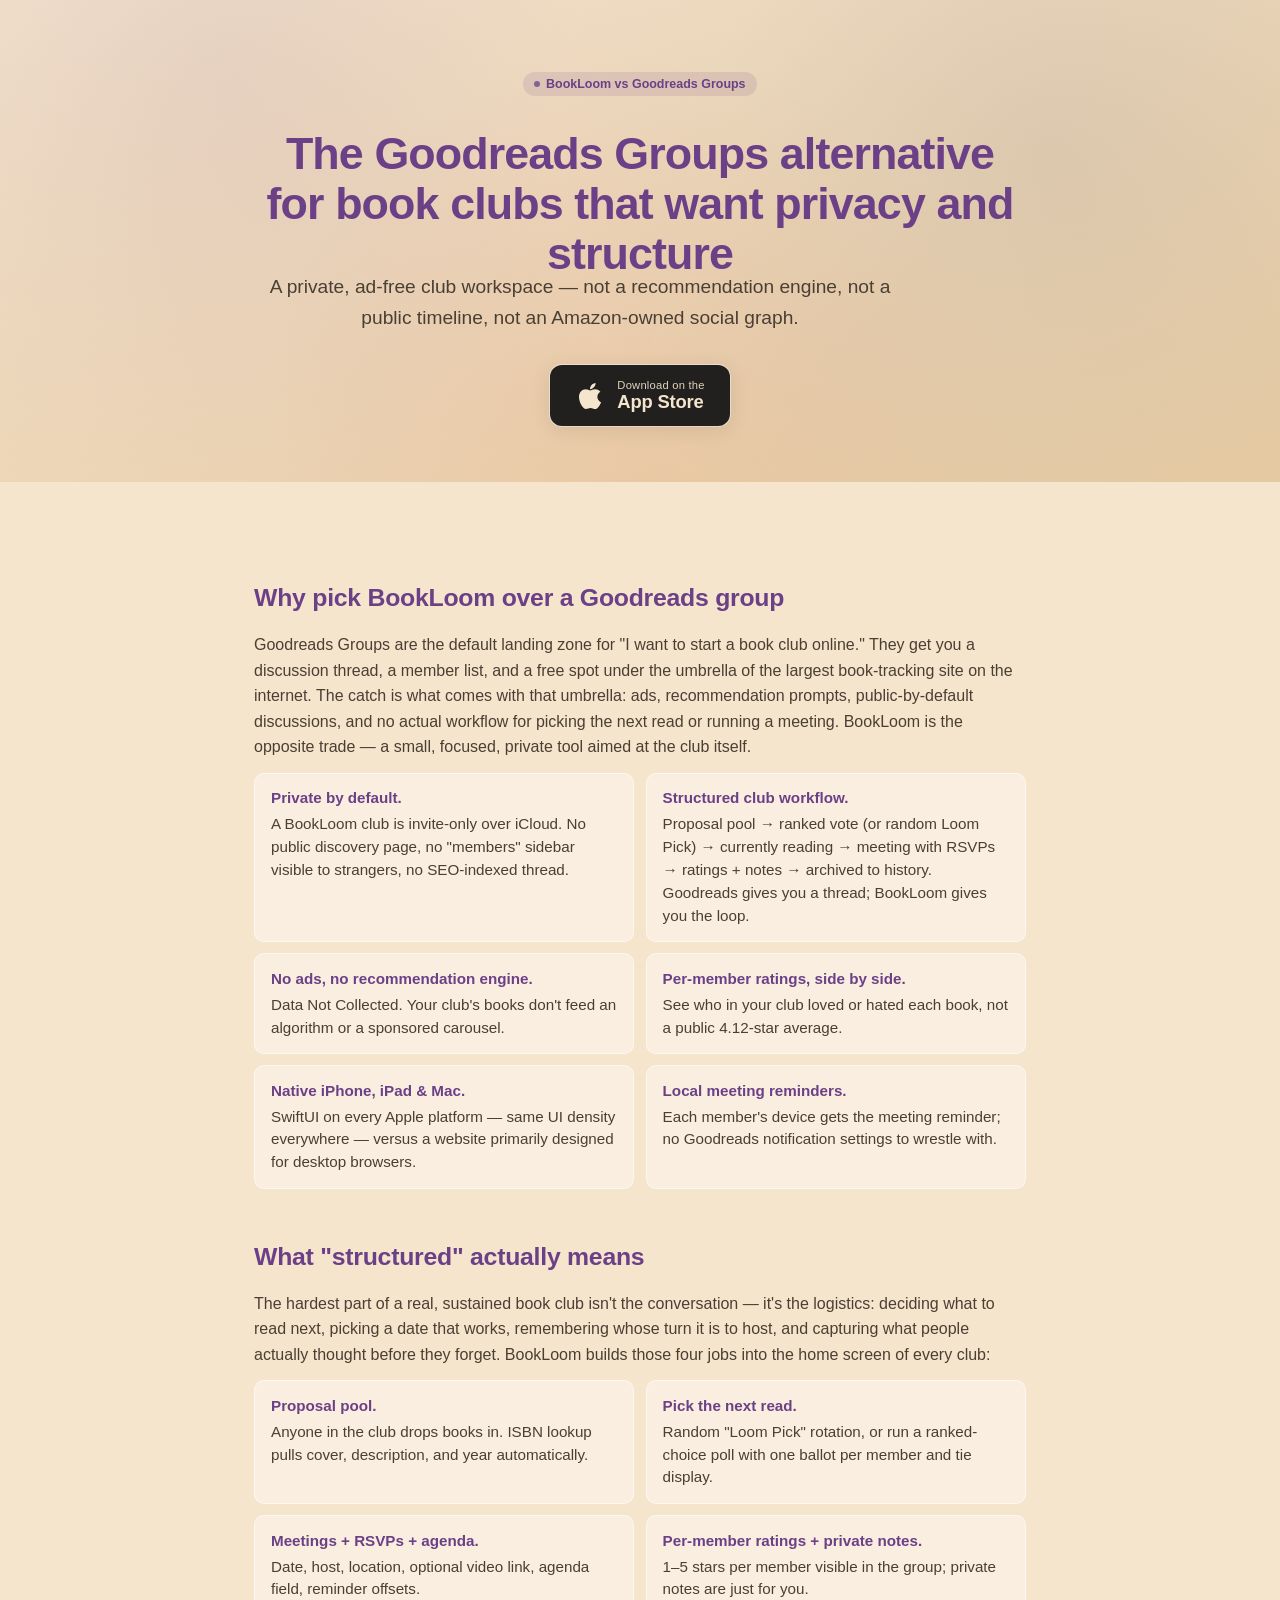
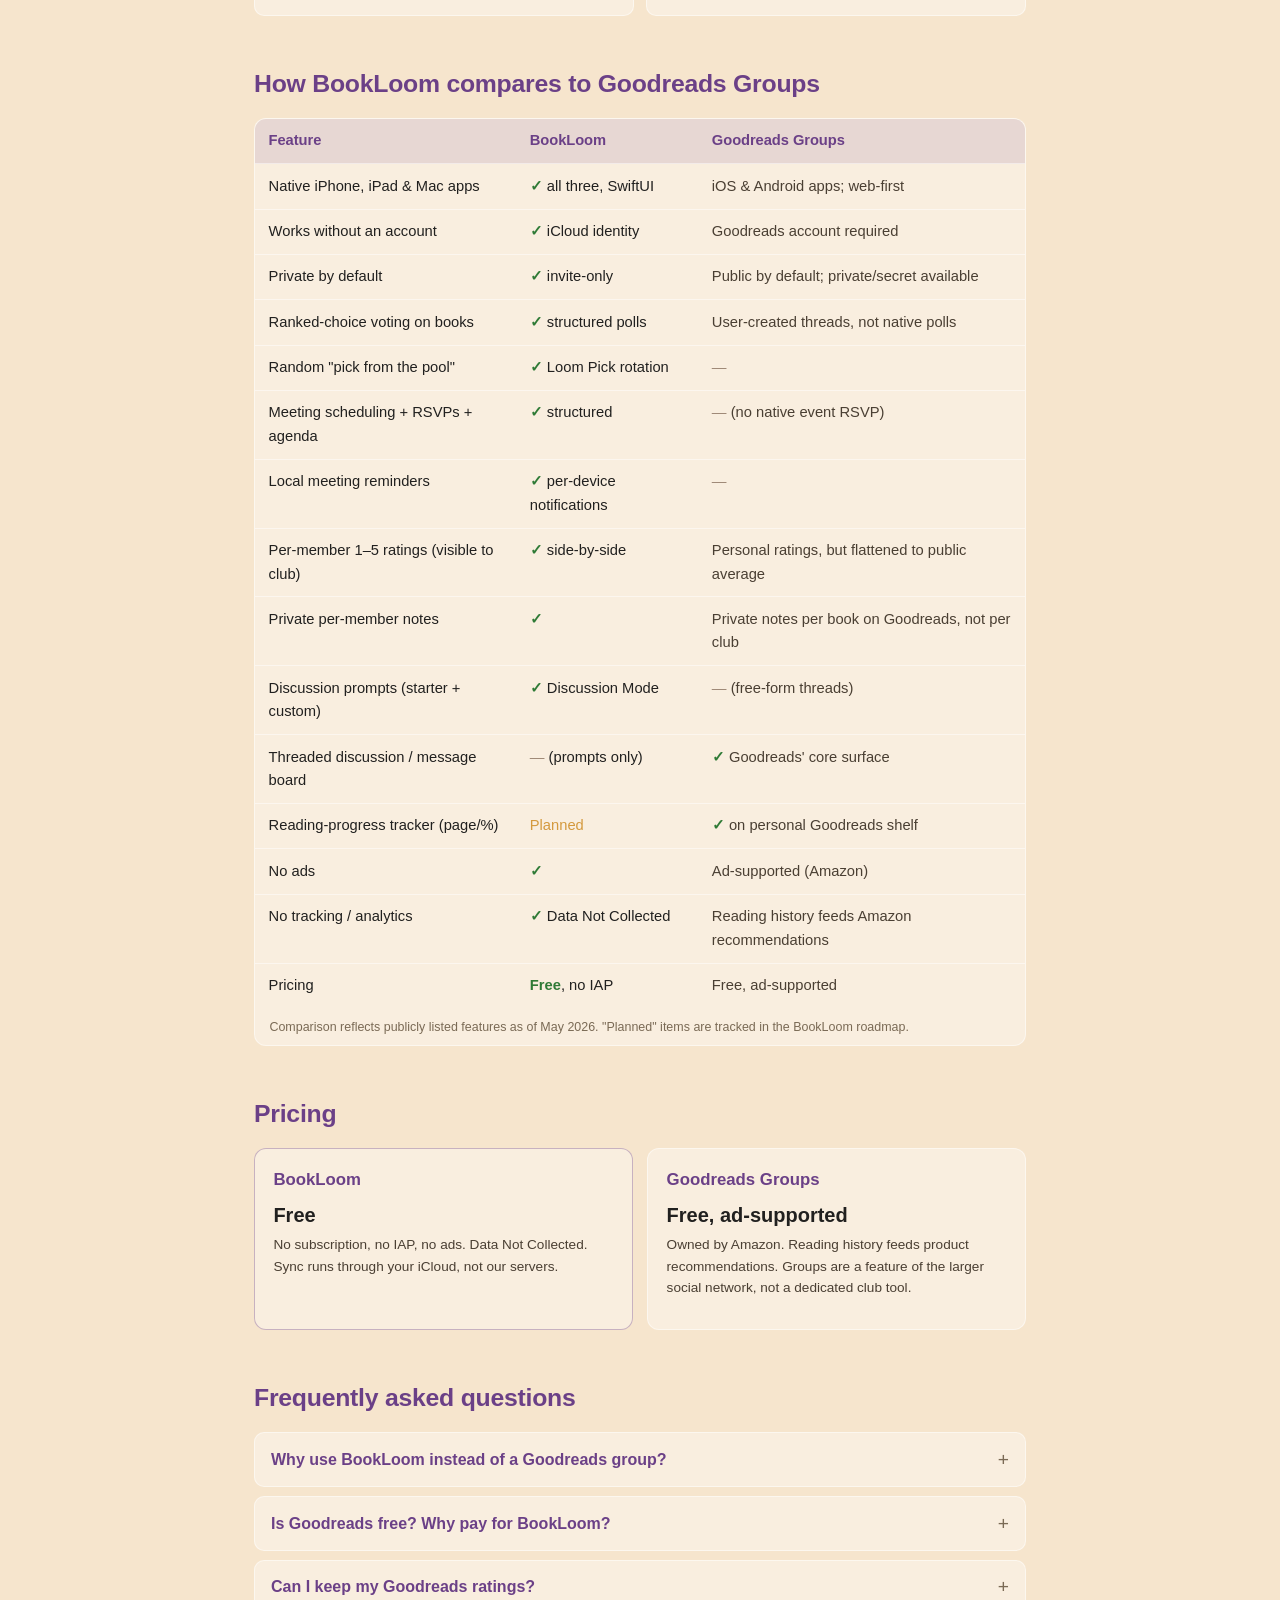
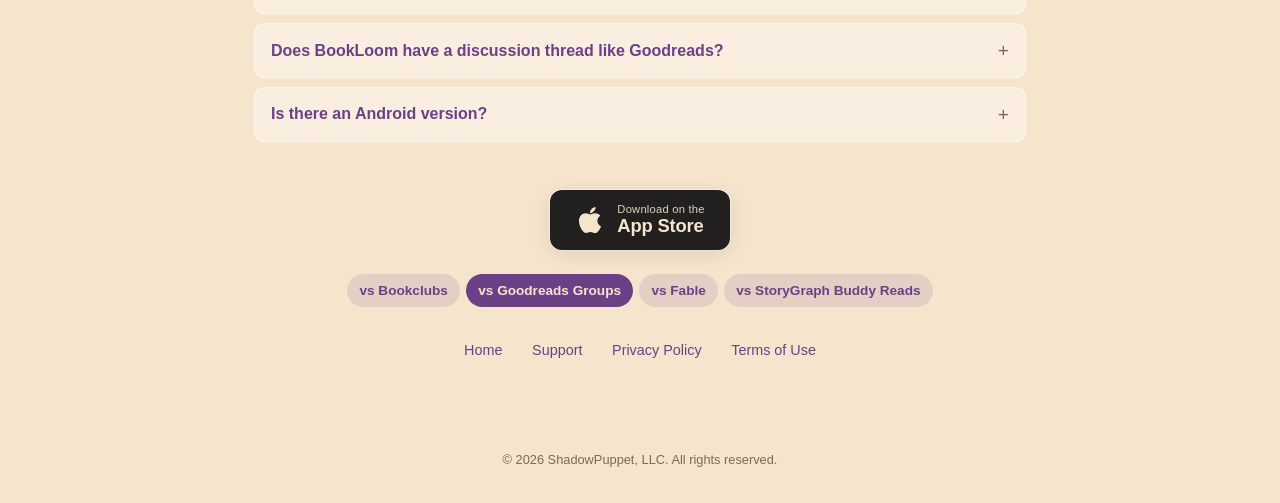
<file: vs/goodreads/index.html>
<!DOCTYPE html>
<html lang="en">
<head>
    <meta charset="UTF-8">
    <meta name="viewport" content="width=device-width, initial-scale=1.0, viewport-fit=cover">
    <meta name="theme-color" content="#F6E5CD" media="(prefers-color-scheme: light)">
    <meta name="theme-color" content="#171519" media="(prefers-color-scheme: dark)">
    <title>Goodreads Groups Alternative for Private Book Clubs — BookLoom</title>
    <meta name="description" content="A Goodreads Groups alternative for clubs that want privacy and structure — not an Amazon recommendation engine. Ranked voting, meetings, RSVPs, ratings, no ads.">
    <meta name="author" content="ShadowPuppet, LLC">
    <!-- iOS Safari Smart App Banner -->
    <meta name="apple-itunes-app" content="app-id=6765790616">


    <link rel="icon" type="image/png" sizes="128x128" href="/assets/favicon-128.png">
    <link rel="apple-touch-icon" href="/assets/app-icon-256.png">
    <link rel="manifest" href="/manifest.webmanifest">
    <link rel="stylesheet" href="/assets/site.css">

    <meta property="og:title" content="Goodreads Groups Alternative — BookLoom">
    <meta property="og:description" content="Private, structured book club app for iPhone, iPad, and Mac. Ranked voting, meetings, RSVPs, ratings — no ads, no Amazon, no public timeline.">
    <meta property="og:type" content="website">
    <meta property="og:url" content="https://bookloom.shadowpuppet.net/vs/goodreads/">
    <meta property="og:image" content="https://bookloom.shadowpuppet.net/assets/hero.png">
    <meta property="og:site_name" content="BookLoom">
    <meta name="twitter:card" content="summary_large_image">
    <meta name="twitter:title" content="Goodreads Groups Alternative — BookLoom">
    <meta name="twitter:description" content="Private book club app for iPhone, iPad &amp; Mac. No ads, no Amazon, no public feed.">
    <meta name="twitter:image" content="https://bookloom.shadowpuppet.net/assets/hero.png">
    <link rel="canonical" href="https://bookloom.shadowpuppet.net/vs/goodreads/">

    <script type="application/ld+json">
    {
      "@context": "https://schema.org",
      "@type": "WebPage",
      "name": "Goodreads Groups Alternative — BookLoom",
      "url": "https://bookloom.shadowpuppet.net/vs/goodreads/",
      "description": "Side-by-side comparison of BookLoom and Goodreads Groups for running a private reading group.",
      "about": {
        "@type": "SoftwareApplication",
        "name": "Goodreads",
        "url": "https://www.goodreads.com/",
        "applicationCategory": "SocialNetworkingApplication"
      },
      "mainEntity": {
        "@type": "MobileApplication",
        "name": "BookLoom",
        "url": "https://bookloom.shadowpuppet.net/",
        "operatingSystem": "iOS 17.0, iPadOS 17.0, macOS 14.0",
        "applicationCategory": "LifestyleApplication",
        "offers": { "@type": "Offer", "price": "0", "priceCurrency": "USD" }
      },
      "isPartOf": { "@type": "WebSite", "name": "BookLoom", "url": "https://bookloom.shadowpuppet.net/" }
    }
    </script>
    <script type="application/ld+json">
    {
      "@context": "https://schema.org",
      "@type": "FAQPage",
      "mainEntity": [
        {
          "@type": "Question",
          "name": "Why use BookLoom instead of a Goodreads group?",
          "acceptedAnswer": {
            "@type": "Answer",
            "text": "Goodreads Groups are public-by-default discussion threads attached to a recommendation engine and ad surface. BookLoom is the opposite: a private, structured tool for one specific club, with proposal pools, ranked-choice votes, scheduled meetings, and RSVPs — none of which Goodreads Groups model directly."
          }
        },
        {
          "@type": "Question",
          "name": "Is Goodreads free? Why pay for BookLoom?",
          "acceptedAnswer": {
            "@type": "Answer",
            "text": "BookLoom is also free. The trade is privacy and focus: Goodreads pays for itself with ads and recommendations powered by your reading history. BookLoom collects no data and shows no ads."
          }
        },
        {
          "@type": "Question",
          "name": "Can I keep my Goodreads ratings?",
          "acceptedAnswer": {
            "@type": "Answer",
            "text": "Yes — Goodreads ratings live on Goodreads, and BookLoom doesn't ask you to leave. Many clubs use BookLoom for the active club workflow (proposals, voting, meetings, ratings within the group) and keep Goodreads as their personal reading history."
          }
        },
        {
          "@type": "Question",
          "name": "Does BookLoom have a discussion thread like Goodreads?",
          "acceptedAnswer": {
            "@type": "Answer",
            "text": "Not in the threaded message-board sense. BookLoom uses discussion prompts (starter prompts plus custom ones the group writes) to drive face-to-face or video-call conversation. If your club's pattern is asynchronous text-thread discussion, Goodreads Groups will fit better."
          }
        }
      ]
    }
    </script>
</head>
<body>
    <div class="hero vs">
        <div class="hero-inner">
            <div class="pills" aria-label="Comparison context">
                <span class="pill proposed"><span class="dot"></span>BookLoom vs Goodreads Groups</span>
            </div>
            <div>
                <h1>The Goodreads Groups alternative for book clubs that want privacy and structure</h1>
                <div class="tagline">A private, ad-free club workspace — not a recommendation engine, not a public timeline, not an Amazon-owned social graph.</div>
            </div>

            <a href="https://apps.apple.com/us/app/bookloom-book-club-planner/id6765790616" class="app-store-badge" aria-label="Download BookLoom on the App Store">
                <svg viewBox="0 0 384 512" xmlns="http://www.w3.org/2000/svg" aria-hidden="true">
                    <path d="M318.7 268.7c-.2-36.7 16.4-64.4 50-84.8-18.8-26.9-47.2-41.7-84.7-44.6-35.5-2.8-74.3 20.7-88.5 20.7-15 0-49.4-19.7-76.4-19.7C63.3 141.2 4 184.8 4 273.5q0 39.3 14.4 81.2c12.8 36.7 59 126.7 107.2 125.2 25.2-.6 43-17.9 75.8-17.9 31.8 0 48.3 17.9 76.4 17.9 48.6-.7 90.4-82.5 102.6-119.3-65.2-30.7-61.7-90-61.7-91.9zm-56.6-164.2c27.3-32.4 24.8-61.9 24-72.5-24.1 1.4-52 16.4-67.9 34.9-17.5 19.8-27.8 44.3-25.6 71.9 26.1 2 49.9-11.4 69.5-34.3z"/>
                </svg>
                <span class="label">
                    <span class="small">Download on the</span>
                    <span class="big">App Store</span>
                </span>
            </a>
        </div>
    </div>

    <div class="content">

        <section class="vs-section">
            <h2>Why pick BookLoom over a Goodreads group</h2>
            <p>Goodreads Groups are the default landing zone for "I want to start a book club online." They get you a discussion thread, a member list, and a free spot under the umbrella of the largest book-tracking site on the internet. The catch is what comes with that umbrella: ads, recommendation prompts, public-by-default discussions, and no actual workflow for picking the next read or running a meeting. BookLoom is the opposite trade — a small, focused, private tool aimed at the club itself.</p>
            <ul>
                <li><strong>Private by default.</strong> A BookLoom club is invite-only over iCloud. No public discovery page, no "members" sidebar visible to strangers, no SEO-indexed thread.</li>
                <li><strong>Structured club workflow.</strong> Proposal pool → ranked vote (or random Loom Pick) → currently reading → meeting with RSVPs → ratings + notes → archived to history. Goodreads gives you a thread; BookLoom gives you the loop.</li>
                <li><strong>No ads, no recommendation engine.</strong> Data Not Collected. Your club's books don't feed an algorithm or a sponsored carousel.</li>
                <li><strong>Per-member ratings, side by side.</strong> See who in your club loved or hated each book, not a public 4.12-star average.</li>
                <li><strong>Native iPhone, iPad &amp; Mac.</strong> SwiftUI on every Apple platform — same UI density everywhere — versus a website primarily designed for desktop browsers.</li>
                <li><strong>Local meeting reminders.</strong> Each member's device gets the meeting reminder; no Goodreads notification settings to wrestle with.</li>
            </ul>
        </section>

        <section class="vs-section">
            <h2>What "structured" actually means</h2>
            <p>The hardest part of a real, sustained book club isn't the conversation — it's the logistics: deciding what to read next, picking a date that works, remembering whose turn it is to host, and capturing what people actually thought before they forget. BookLoom builds those four jobs into the home screen of every club:</p>
            <ul>
                <li><strong>Proposal pool.</strong> Anyone in the club drops books in. ISBN lookup pulls cover, description, and year automatically.</li>
                <li><strong>Pick the next read.</strong> Random "Loom Pick" rotation, or run a ranked-choice poll with one ballot per member and tie display.</li>
                <li><strong>Meetings + RSVPs + agenda.</strong> Date, host, location, optional video link, agenda field, reminder offsets.</li>
                <li><strong>Per-member ratings + private notes.</strong> 1–5 stars per member visible in the group; private notes are just for you.</li>
            </ul>
        </section>

        <section class="vs-section">
            <h2>How BookLoom compares to Goodreads Groups</h2>
            <div class="compare-wrap">
                <table class="compare">
                    <thead>
                        <tr>
                            <th scope="col">Feature</th>
                            <th scope="col">BookLoom</th>
                            <th scope="col">Goodreads Groups</th>
                        </tr>
                    </thead>
                    <tbody>
                        <tr><th scope="row">Native iPhone, iPad &amp; Mac apps</th>
                            <td class="bl"><span class="yes">✓</span> all three, SwiftUI</td>
                            <td class="them">iOS &amp; Android apps; web-first</td></tr>
                        <tr><th scope="row">Works without an account</th>
                            <td class="bl"><span class="yes">✓</span> iCloud identity</td>
                            <td class="them">Goodreads account required</td></tr>
                        <tr><th scope="row">Private by default</th>
                            <td class="bl"><span class="yes">✓</span> invite-only</td>
                            <td class="them">Public by default; private/secret available</td></tr>
                        <tr><th scope="row">Ranked-choice voting on books</th>
                            <td class="bl"><span class="yes">✓</span> structured polls</td>
                            <td class="them">User-created threads, not native polls</td></tr>
                        <tr><th scope="row">Random "pick from the pool"</th>
                            <td class="bl"><span class="yes">✓</span> Loom Pick rotation</td>
                            <td class="them"><span class="no">—</span></td></tr>
                        <tr><th scope="row">Meeting scheduling + RSVPs + agenda</th>
                            <td class="bl"><span class="yes">✓</span> structured</td>
                            <td class="them"><span class="no">—</span> (no native event RSVP)</td></tr>
                        <tr><th scope="row">Local meeting reminders</th>
                            <td class="bl"><span class="yes">✓</span> per-device notifications</td>
                            <td class="them"><span class="no">—</span></td></tr>
                        <tr><th scope="row">Per-member 1–5 ratings (visible to club)</th>
                            <td class="bl"><span class="yes">✓</span> side-by-side</td>
                            <td class="them">Personal ratings, but flattened to public average</td></tr>
                        <tr><th scope="row">Private per-member notes</th>
                            <td class="bl"><span class="yes">✓</span></td>
                            <td class="them">Private notes per book on Goodreads, not per club</td></tr>
                        <tr><th scope="row">Discussion prompts (starter + custom)</th>
                            <td class="bl"><span class="yes">✓</span> Discussion Mode</td>
                            <td class="them"><span class="no">—</span> (free-form threads)</td></tr>
                        <tr><th scope="row">Threaded discussion / message board</th>
                            <td class="bl"><span class="no">—</span> (prompts only)</td>
                            <td class="them"><span class="yes">✓</span> Goodreads' core surface</td></tr>
                        <tr><th scope="row">Reading-progress tracker (page/%)</th>
                            <td class="bl"><span class="partial">Planned</span></td>
                            <td class="them"><span class="yes">✓</span> on personal Goodreads shelf</td></tr>
                        <tr><th scope="row">No ads</th>
                            <td class="bl"><span class="yes">✓</span></td>
                            <td class="them">Ad-supported (Amazon)</td></tr>
                        <tr><th scope="row">No tracking / analytics</th>
                            <td class="bl"><span class="yes">✓</span> Data Not Collected</td>
                            <td class="them">Reading history feeds Amazon recommendations</td></tr>
                        <tr><th scope="row">Pricing</th>
                            <td class="bl"><span class="yes">Free</span>, no IAP</td>
                            <td class="them">Free, ad-supported</td></tr>
                    </tbody>
                    <caption>Comparison reflects publicly listed features as of May 2026. "Planned" items are tracked in the BookLoom roadmap.</caption>
                </table>
            </div>
        </section>

        <section class="vs-section">
            <h2>Pricing</h2>
            <div class="pricing-pair">
                <div class="pricing-card bl">
                    <h3>BookLoom</h3>
                    <div class="price">Free</div>
                    <p class="note">No subscription, no IAP, no ads. Data Not Collected. Sync runs through your iCloud, not our servers.</p>
                </div>
                <div class="pricing-card">
                    <h3>Goodreads Groups</h3>
                    <div class="price">Free, ad-supported</div>
                    <p class="note">Owned by Amazon. Reading history feeds product recommendations. Groups are a feature of the larger social network, not a dedicated club tool.</p>
                </div>
            </div>
        </section>

        <section class="vs-section">
            <h2>Frequently asked questions</h2>
            <div class="faq">
                <details>
                    <summary>Why use BookLoom instead of a Goodreads group?</summary>
                    <p>Goodreads Groups are public-by-default discussion threads attached to a recommendation engine and ad surface. BookLoom is the opposite: a private, structured tool for one specific club, with proposal pools, ranked-choice votes, scheduled meetings, and RSVPs — none of which Goodreads Groups model directly.</p>
                </details>
                <details>
                    <summary>Is Goodreads free? Why pay for BookLoom?</summary>
                    <p>BookLoom is also free. The trade is privacy and focus: Goodreads pays for itself with ads and recommendations powered by your reading history. BookLoom collects no data and shows no ads.</p>
                </details>
                <details>
                    <summary>Can I keep my Goodreads ratings?</summary>
                    <p>Yes — Goodreads ratings live on Goodreads, and BookLoom doesn't ask you to leave. Many clubs use BookLoom for the active club workflow (proposals, voting, meetings, ratings within the group) and keep Goodreads as their personal reading history.</p>
                </details>
                <details>
                    <summary>Does BookLoom have a discussion thread like Goodreads?</summary>
                    <p>Not in the threaded message-board sense. BookLoom uses discussion prompts (starter prompts plus custom ones the group writes) to drive face-to-face or video-call conversation. If your club's pattern is asynchronous text-thread discussion, Goodreads Groups will fit better.</p>
                </details>
                <details>
                    <summary>Is there an Android version?</summary>
                    <p>BookLoom is Apple-only today (iPhone, iPad, Mac). If your club has Android members, Goodreads Groups (or a hybrid setup) may be the right fit.</p>
                </details>
            </div>
        </section>

        <div class="mid-cta">
            <a href="https://apps.apple.com/us/app/bookloom-book-club-planner/id6765790616" class="app-store-badge" aria-label="Download BookLoom on the App Store">
                <svg viewBox="0 0 384 512" xmlns="http://www.w3.org/2000/svg" aria-hidden="true">
                    <path d="M318.7 268.7c-.2-36.7 16.4-64.4 50-84.8-18.8-26.9-47.2-41.7-84.7-44.6-35.5-2.8-74.3 20.7-88.5 20.7-15 0-49.4-19.7-76.4-19.7C63.3 141.2 4 184.8 4 273.5q0 39.3 14.4 81.2c12.8 36.7 59 126.7 107.2 125.2 25.2-.6 43-17.9 75.8-17.9 31.8 0 48.3 17.9 76.4 17.9 48.6-.7 90.4-82.5 102.6-119.3-65.2-30.7-61.7-90-61.7-91.9zm-56.6-164.2c27.3-32.4 24.8-61.9 24-72.5-24.1 1.4-52 16.4-67.9 34.9-17.5 19.8-27.8 44.3-25.6 71.9 26.1 2 49.9-11.4 69.5-34.3z"/>
                </svg>
                <span class="label">
                    <span class="small">Download on the</span>
                    <span class="big">App Store</span>
                </span>
            </a>
        </div>

        <div class="vs-nav" aria-label="Compare BookLoom with other book club apps">
            <a href="/vs/bookclubs/">vs Bookclubs</a>
            <a href="/vs/goodreads/" aria-current="page">vs Goodreads Groups</a>
            <a href="/vs/fable/">vs Fable</a>
            <a href="/vs/storygraph/">vs StoryGraph Buddy Reads</a>
        </div>

        <div class="links">
            <a href="/">Home</a>
            <a href="/support.html">Support</a>
            <a href="/privacy.html">Privacy Policy</a>
            <a href="/terms.html">Terms of Use</a>
        </div>
    </div>

    <footer>
        &copy; 2026 ShadowPuppet, LLC. All rights reserved.
    </footer>
</body>
</html>
</file>
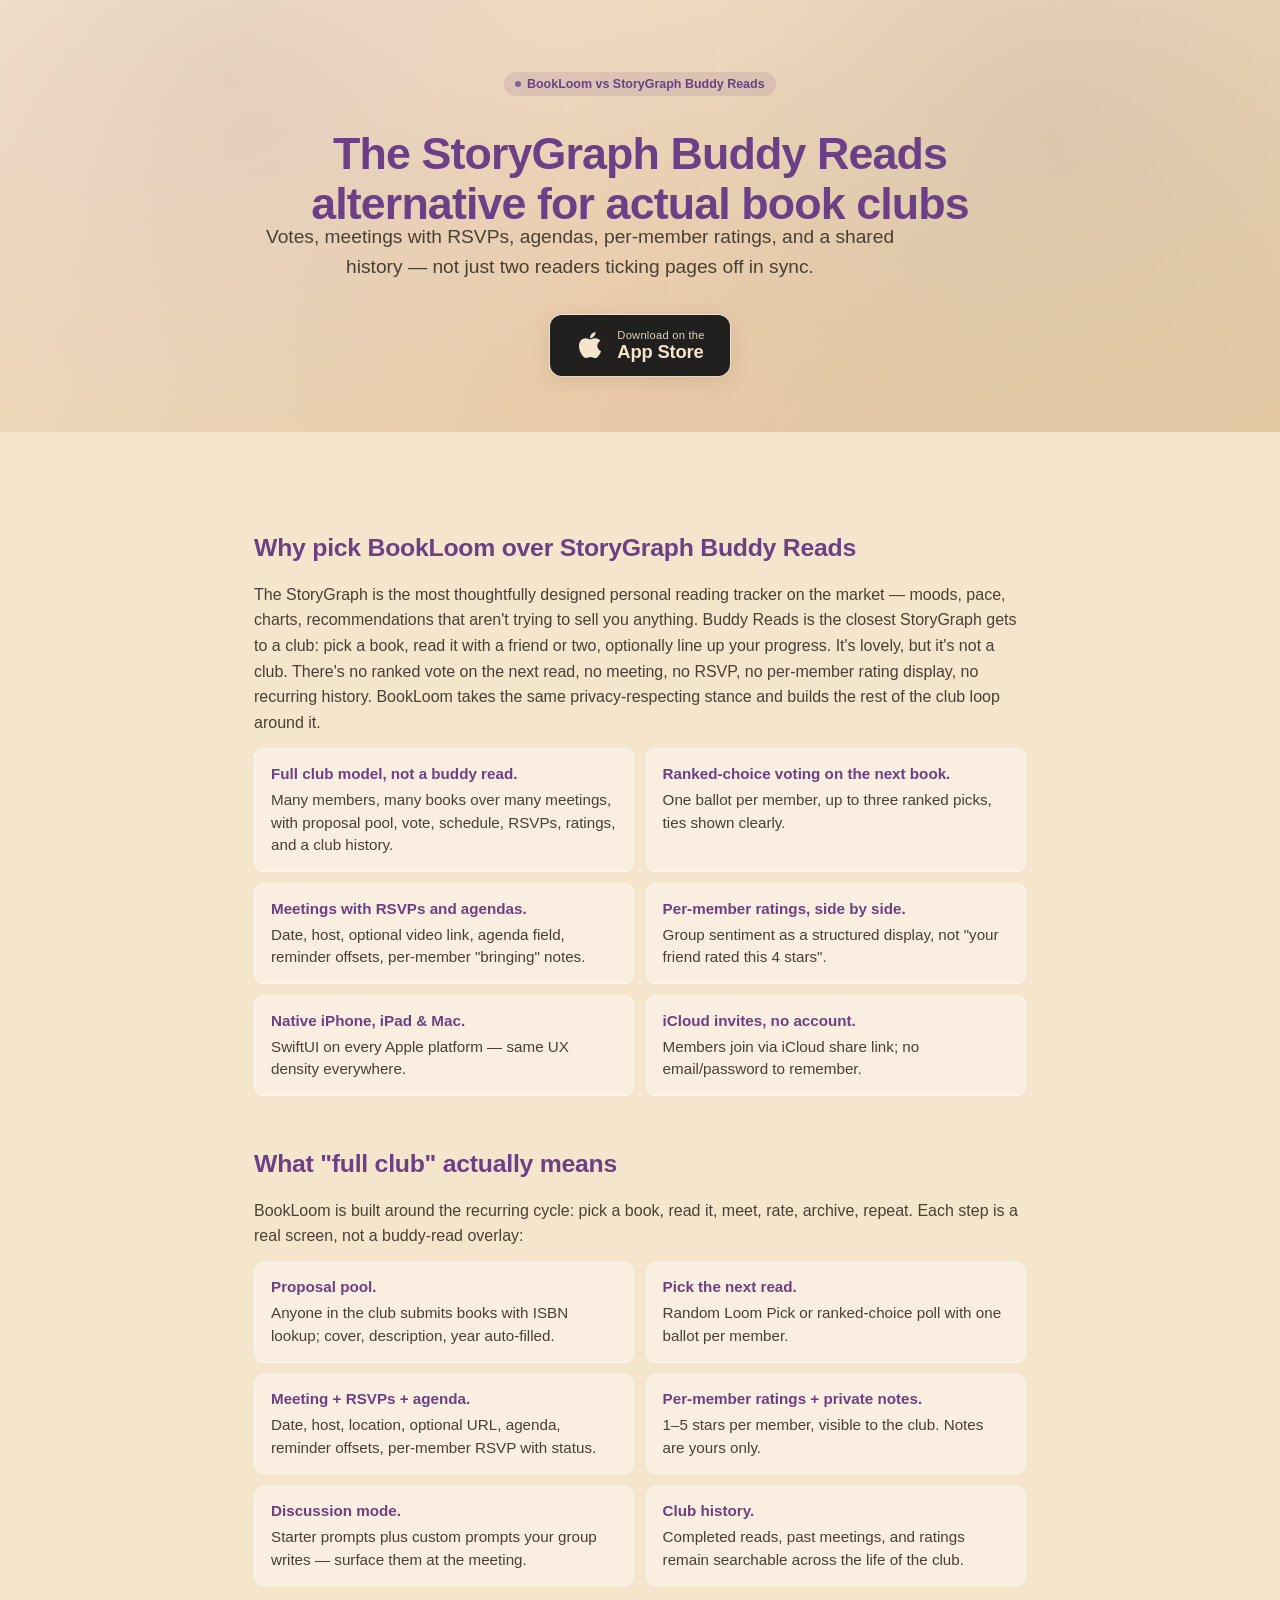
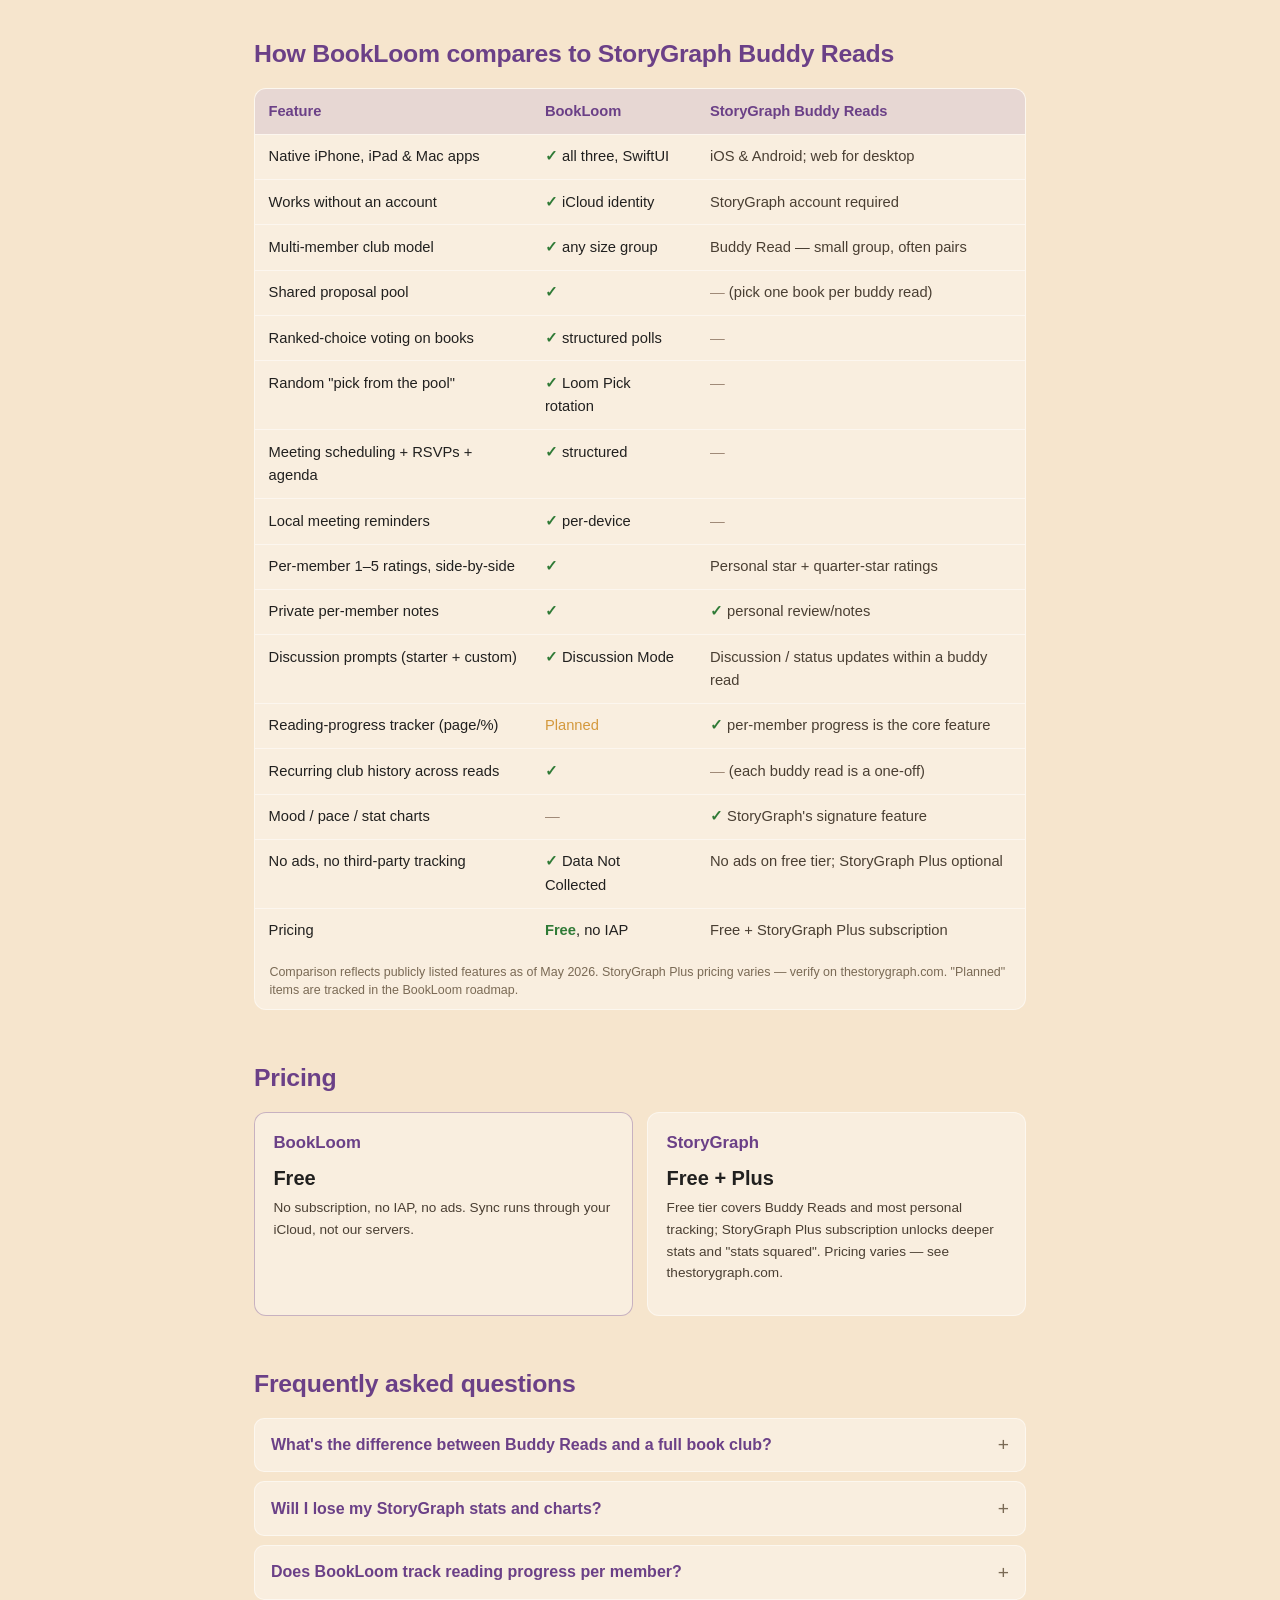
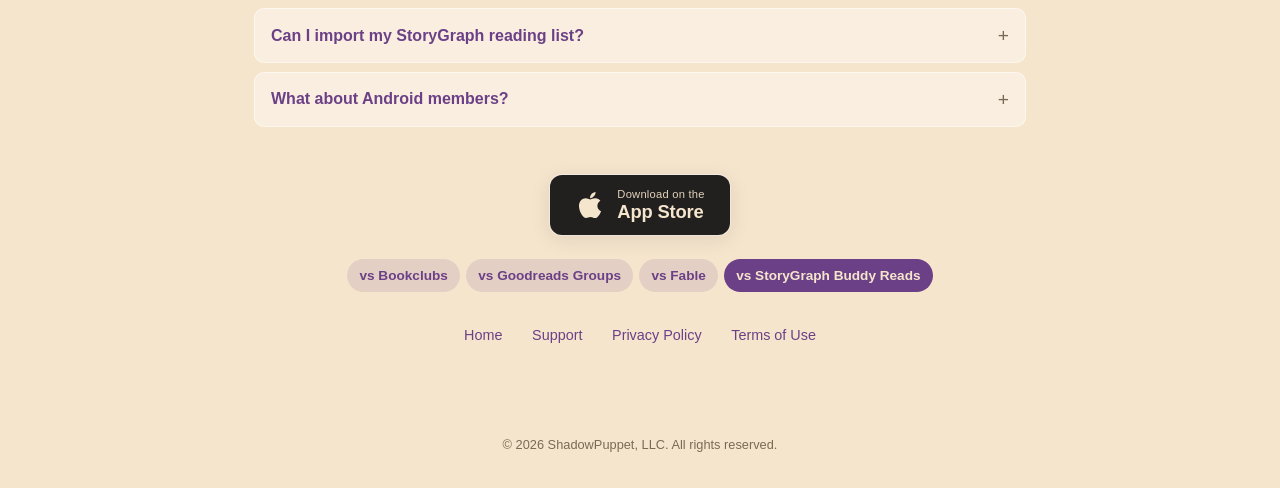
<file: vs/storygraph/index.html>
<!DOCTYPE html>
<html lang="en">
<head>
    <meta charset="UTF-8">
    <meta name="viewport" content="width=device-width, initial-scale=1.0, viewport-fit=cover">
    <meta name="theme-color" content="#F6E5CD" media="(prefers-color-scheme: light)">
    <meta name="theme-color" content="#171519" media="(prefers-color-scheme: dark)">
    <title>StoryGraph Buddy Reads Alternative for Full Book Clubs — BookLoom</title>
    <meta name="description" content="A StoryGraph Buddy Reads alternative for full book clubs — not just two readers in sync. Ranked voting, meetings, RSVPs, ratings, iCloud sync. iPhone, iPad &amp; Mac.">
    <meta name="author" content="ShadowPuppet, LLC">
    <!-- iOS Safari Smart App Banner -->
    <meta name="apple-itunes-app" content="app-id=6765790616">


    <link rel="icon" type="image/png" sizes="128x128" href="/assets/favicon-128.png">
    <link rel="apple-touch-icon" href="/assets/app-icon-256.png">
    <link rel="manifest" href="/manifest.webmanifest">
    <link rel="stylesheet" href="/assets/site.css">

    <meta property="og:title" content="StoryGraph Buddy Reads Alternative — BookLoom">
    <meta property="og:description" content="A full book-club app, not a buddy-read companion. Ranked voting, meetings, RSVPs, ratings — iPhone, iPad &amp; Mac. Free.">
    <meta property="og:type" content="website">
    <meta property="og:url" content="https://bookloom.shadowpuppet.net/vs/storygraph/">
    <meta property="og:image" content="https://bookloom.shadowpuppet.net/assets/hero.png">
    <meta property="og:site_name" content="BookLoom">
    <meta name="twitter:card" content="summary_large_image">
    <meta name="twitter:title" content="StoryGraph Buddy Reads Alternative — BookLoom">
    <meta name="twitter:description" content="Full club tooling — votes, meetings, RSVPs, shared history. Not just two-reader buddy reads.">
    <meta name="twitter:image" content="https://bookloom.shadowpuppet.net/assets/hero.png">
    <link rel="canonical" href="https://bookloom.shadowpuppet.net/vs/storygraph/">

    <script type="application/ld+json">
    {
      "@context": "https://schema.org",
      "@type": "WebPage",
      "name": "StoryGraph Buddy Reads Alternative — BookLoom",
      "url": "https://bookloom.shadowpuppet.net/vs/storygraph/",
      "description": "Side-by-side comparison of BookLoom's full book-club tooling versus StoryGraph's Buddy Reads feature.",
      "about": {
        "@type": "MobileApplication",
        "name": "The StoryGraph",
        "url": "https://www.thestorygraph.com/",
        "applicationCategory": "LifestyleApplication"
      },
      "mainEntity": {
        "@type": "MobileApplication",
        "name": "BookLoom",
        "url": "https://bookloom.shadowpuppet.net/",
        "operatingSystem": "iOS 17.0, iPadOS 17.0, macOS 14.0",
        "applicationCategory": "LifestyleApplication",
        "offers": { "@type": "Offer", "price": "0", "priceCurrency": "USD" }
      },
      "isPartOf": { "@type": "WebSite", "name": "BookLoom", "url": "https://bookloom.shadowpuppet.net/" }
    }
    </script>
    <script type="application/ld+json">
    {
      "@context": "https://schema.org",
      "@type": "FAQPage",
      "mainEntity": [
        {
          "@type": "Question",
          "name": "What's the difference between Buddy Reads and a full book club?",
          "acceptedAnswer": {
            "@type": "Answer",
            "text": "Buddy Reads in The StoryGraph are a small-group, mostly two-reader synchronized read — pick a book, read it together, optionally compare progress. There's no ranked voting on next picks, no meeting scheduling, no RSVPs, no per-member rating display, and no shared club history across reads. BookLoom is built for the full multi-meeting cycle."
          }
        },
        {
          "@type": "Question",
          "name": "Will I lose my StoryGraph stats and charts?",
          "acceptedAnswer": {
            "@type": "Answer",
            "text": "No — StoryGraph remains your personal reading dashboard. Many clubs use BookLoom for the active club workflow (proposals, voting, meetings, ratings within the group) and keep StoryGraph for personal stats, mood/pace tracking, and recommendations."
          }
        },
        {
          "@type": "Question",
          "name": "Does BookLoom track reading progress per member?",
          "acceptedAnswer": {
            "@type": "Answer",
            "text": "Not yet. Currently BookLoom marks a book as currently reading, completed, or skipped. Per-member page/percent progress is on the roadmap; if it's important to your club today, StoryGraph (or Bookclubs) will fit better."
          }
        },
        {
          "@type": "Question",
          "name": "Can I import my StoryGraph reading list?",
          "acceptedAnswer": {
            "@type": "Answer",
            "text": "There's no import today. BookLoom looks up books by ISBN or title via OpenLibrary and Google Books, so re-adding a book to the club's proposal pool is fast — but personal reading history stays where you keep it."
          }
        }
      ]
    }
    </script>
</head>
<body>
    <div class="hero vs">
        <div class="hero-inner">
            <div class="pills" aria-label="Comparison context">
                <span class="pill proposed"><span class="dot"></span>BookLoom vs StoryGraph Buddy Reads</span>
            </div>
            <div>
                <h1>The StoryGraph Buddy Reads alternative for actual book clubs</h1>
                <div class="tagline">Votes, meetings with RSVPs, agendas, per-member ratings, and a shared history — not just two readers ticking pages off in sync.</div>
            </div>

            <a href="https://apps.apple.com/us/app/bookloom-book-club-planner/id6765790616" class="app-store-badge" aria-label="Download BookLoom on the App Store">
                <svg viewBox="0 0 384 512" xmlns="http://www.w3.org/2000/svg" aria-hidden="true">
                    <path d="M318.7 268.7c-.2-36.7 16.4-64.4 50-84.8-18.8-26.9-47.2-41.7-84.7-44.6-35.5-2.8-74.3 20.7-88.5 20.7-15 0-49.4-19.7-76.4-19.7C63.3 141.2 4 184.8 4 273.5q0 39.3 14.4 81.2c12.8 36.7 59 126.7 107.2 125.2 25.2-.6 43-17.9 75.8-17.9 31.8 0 48.3 17.9 76.4 17.9 48.6-.7 90.4-82.5 102.6-119.3-65.2-30.7-61.7-90-61.7-91.9zm-56.6-164.2c27.3-32.4 24.8-61.9 24-72.5-24.1 1.4-52 16.4-67.9 34.9-17.5 19.8-27.8 44.3-25.6 71.9 26.1 2 49.9-11.4 69.5-34.3z"/>
                </svg>
                <span class="label">
                    <span class="small">Download on the</span>
                    <span class="big">App Store</span>
                </span>
            </a>
        </div>
    </div>

    <div class="content">

        <section class="vs-section">
            <h2>Why pick BookLoom over StoryGraph Buddy Reads</h2>
            <p>The StoryGraph is the most thoughtfully designed personal reading tracker on the market — moods, pace, charts, recommendations that aren't trying to sell you anything. Buddy Reads is the closest StoryGraph gets to a club: pick a book, read it with a friend or two, optionally line up your progress. It's lovely, but it's not a club. There's no ranked vote on the next read, no meeting, no RSVP, no per-member rating display, no recurring history. BookLoom takes the same privacy-respecting stance and builds the rest of the club loop around it.</p>
            <ul>
                <li><strong>Full club model, not a buddy read.</strong> Many members, many books over many meetings, with proposal pool, vote, schedule, RSVPs, ratings, and a club history.</li>
                <li><strong>Ranked-choice voting on the next book.</strong> One ballot per member, up to three ranked picks, ties shown clearly.</li>
                <li><strong>Meetings with RSVPs and agendas.</strong> Date, host, optional video link, agenda field, reminder offsets, per-member "bringing" notes.</li>
                <li><strong>Per-member ratings, side by side.</strong> Group sentiment as a structured display, not "your friend rated this 4 stars".</li>
                <li><strong>Native iPhone, iPad &amp; Mac.</strong> SwiftUI on every Apple platform — same UX density everywhere.</li>
                <li><strong>iCloud invites, no account.</strong> Members join via iCloud share link; no email/password to remember.</li>
            </ul>
        </section>

        <section class="vs-section">
            <h2>What "full club" actually means</h2>
            <p>BookLoom is built around the recurring cycle: pick a book, read it, meet, rate, archive, repeat. Each step is a real screen, not a buddy-read overlay:</p>
            <ul>
                <li><strong>Proposal pool.</strong> Anyone in the club submits books with ISBN lookup; cover, description, year auto-filled.</li>
                <li><strong>Pick the next read.</strong> Random Loom Pick or ranked-choice poll with one ballot per member.</li>
                <li><strong>Meeting + RSVPs + agenda.</strong> Date, host, location, optional URL, agenda, reminder offsets, per-member RSVP with status.</li>
                <li><strong>Per-member ratings + private notes.</strong> 1–5 stars per member, visible to the club. Notes are yours only.</li>
                <li><strong>Discussion mode.</strong> Starter prompts plus custom prompts your group writes — surface them at the meeting.</li>
                <li><strong>Club history.</strong> Completed reads, past meetings, and ratings remain searchable across the life of the club.</li>
            </ul>
        </section>

        <section class="vs-section">
            <h2>How BookLoom compares to StoryGraph Buddy Reads</h2>
            <div class="compare-wrap">
                <table class="compare">
                    <thead>
                        <tr>
                            <th scope="col">Feature</th>
                            <th scope="col">BookLoom</th>
                            <th scope="col">StoryGraph Buddy Reads</th>
                        </tr>
                    </thead>
                    <tbody>
                        <tr><th scope="row">Native iPhone, iPad &amp; Mac apps</th>
                            <td class="bl"><span class="yes">✓</span> all three, SwiftUI</td>
                            <td class="them">iOS &amp; Android; web for desktop</td></tr>
                        <tr><th scope="row">Works without an account</th>
                            <td class="bl"><span class="yes">✓</span> iCloud identity</td>
                            <td class="them">StoryGraph account required</td></tr>
                        <tr><th scope="row">Multi-member club model</th>
                            <td class="bl"><span class="yes">✓</span> any size group</td>
                            <td class="them">Buddy Read — small group, often pairs</td></tr>
                        <tr><th scope="row">Shared proposal pool</th>
                            <td class="bl"><span class="yes">✓</span></td>
                            <td class="them"><span class="no">—</span> (pick one book per buddy read)</td></tr>
                        <tr><th scope="row">Ranked-choice voting on books</th>
                            <td class="bl"><span class="yes">✓</span> structured polls</td>
                            <td class="them"><span class="no">—</span></td></tr>
                        <tr><th scope="row">Random "pick from the pool"</th>
                            <td class="bl"><span class="yes">✓</span> Loom Pick rotation</td>
                            <td class="them"><span class="no">—</span></td></tr>
                        <tr><th scope="row">Meeting scheduling + RSVPs + agenda</th>
                            <td class="bl"><span class="yes">✓</span> structured</td>
                            <td class="them"><span class="no">—</span></td></tr>
                        <tr><th scope="row">Local meeting reminders</th>
                            <td class="bl"><span class="yes">✓</span> per-device</td>
                            <td class="them"><span class="no">—</span></td></tr>
                        <tr><th scope="row">Per-member 1–5 ratings, side-by-side</th>
                            <td class="bl"><span class="yes">✓</span></td>
                            <td class="them">Personal star + quarter-star ratings</td></tr>
                        <tr><th scope="row">Private per-member notes</th>
                            <td class="bl"><span class="yes">✓</span></td>
                            <td class="them"><span class="yes">✓</span> personal review/notes</td></tr>
                        <tr><th scope="row">Discussion prompts (starter + custom)</th>
                            <td class="bl"><span class="yes">✓</span> Discussion Mode</td>
                            <td class="them">Discussion / status updates within a buddy read</td></tr>
                        <tr><th scope="row">Reading-progress tracker (page/%)</th>
                            <td class="bl"><span class="partial">Planned</span></td>
                            <td class="them"><span class="yes">✓</span> per-member progress is the core feature</td></tr>
                        <tr><th scope="row">Recurring club history across reads</th>
                            <td class="bl"><span class="yes">✓</span></td>
                            <td class="them"><span class="no">—</span> (each buddy read is a one-off)</td></tr>
                        <tr><th scope="row">Mood / pace / stat charts</th>
                            <td class="bl"><span class="no">—</span></td>
                            <td class="them"><span class="yes">✓</span> StoryGraph's signature feature</td></tr>
                        <tr><th scope="row">No ads, no third-party tracking</th>
                            <td class="bl"><span class="yes">✓</span> Data Not Collected</td>
                            <td class="them">No ads on free tier; StoryGraph Plus optional</td></tr>
                        <tr><th scope="row">Pricing</th>
                            <td class="bl"><span class="yes">Free</span>, no IAP</td>
                            <td class="them">Free + StoryGraph Plus subscription</td></tr>
                    </tbody>
                    <caption>Comparison reflects publicly listed features as of May 2026. StoryGraph Plus pricing varies — verify on thestorygraph.com. "Planned" items are tracked in the BookLoom roadmap.</caption>
                </table>
            </div>
        </section>

        <section class="vs-section">
            <h2>Pricing</h2>
            <div class="pricing-pair">
                <div class="pricing-card bl">
                    <h3>BookLoom</h3>
                    <div class="price">Free</div>
                    <p class="note">No subscription, no IAP, no ads. Sync runs through your iCloud, not our servers.</p>
                </div>
                <div class="pricing-card">
                    <h3>StoryGraph</h3>
                    <div class="price">Free + Plus</div>
                    <p class="note">Free tier covers Buddy Reads and most personal tracking; StoryGraph Plus subscription unlocks deeper stats and "stats squared". Pricing varies — see thestorygraph.com.</p>
                </div>
            </div>
        </section>

        <section class="vs-section">
            <h2>Frequently asked questions</h2>
            <div class="faq">
                <details>
                    <summary>What's the difference between Buddy Reads and a full book club?</summary>
                    <p>Buddy Reads in The StoryGraph are a small-group, mostly two-reader synchronized read — pick a book, read it together, optionally compare progress. There's no ranked voting on next picks, no meeting scheduling, no RSVPs, no per-member rating display, and no shared club history across reads. BookLoom is built for the full multi-meeting cycle.</p>
                </details>
                <details>
                    <summary>Will I lose my StoryGraph stats and charts?</summary>
                    <p>No — StoryGraph remains your personal reading dashboard. Many clubs use BookLoom for the active club workflow (proposals, voting, meetings, ratings within the group) and keep StoryGraph for personal stats, mood/pace tracking, and recommendations.</p>
                </details>
                <details>
                    <summary>Does BookLoom track reading progress per member?</summary>
                    <p>Not yet. Currently BookLoom marks a book as currently reading, completed, or skipped. Per-member page/percent progress is on the roadmap; if it's important to your club today, StoryGraph (or Bookclubs) will fit better.</p>
                </details>
                <details>
                    <summary>Can I import my StoryGraph reading list?</summary>
                    <p>There's no import today. BookLoom looks up books by ISBN or title via OpenLibrary and Google Books, so re-adding a book to the club's proposal pool is fast — but personal reading history stays where you keep it.</p>
                </details>
                <details>
                    <summary>What about Android members?</summary>
                    <p>BookLoom is Apple-only today (iPhone, iPad, Mac). If your club has Android members, StoryGraph Buddy Reads (cross-platform) may be the right fit for that subset.</p>
                </details>
            </div>
        </section>

        <div class="mid-cta">
            <a href="https://apps.apple.com/us/app/bookloom-book-club-planner/id6765790616" class="app-store-badge" aria-label="Download BookLoom on the App Store">
                <svg viewBox="0 0 384 512" xmlns="http://www.w3.org/2000/svg" aria-hidden="true">
                    <path d="M318.7 268.7c-.2-36.7 16.4-64.4 50-84.8-18.8-26.9-47.2-41.7-84.7-44.6-35.5-2.8-74.3 20.7-88.5 20.7-15 0-49.4-19.7-76.4-19.7C63.3 141.2 4 184.8 4 273.5q0 39.3 14.4 81.2c12.8 36.7 59 126.7 107.2 125.2 25.2-.6 43-17.9 75.8-17.9 31.8 0 48.3 17.9 76.4 17.9 48.6-.7 90.4-82.5 102.6-119.3-65.2-30.7-61.7-90-61.7-91.9zm-56.6-164.2c27.3-32.4 24.8-61.9 24-72.5-24.1 1.4-52 16.4-67.9 34.9-17.5 19.8-27.8 44.3-25.6 71.9 26.1 2 49.9-11.4 69.5-34.3z"/>
                </svg>
                <span class="label">
                    <span class="small">Download on the</span>
                    <span class="big">App Store</span>
                </span>
            </a>
        </div>

        <div class="vs-nav" aria-label="Compare BookLoom with other book club apps">
            <a href="/vs/bookclubs/">vs Bookclubs</a>
            <a href="/vs/goodreads/">vs Goodreads Groups</a>
            <a href="/vs/fable/">vs Fable</a>
            <a href="/vs/storygraph/" aria-current="page">vs StoryGraph Buddy Reads</a>
        </div>

        <div class="links">
            <a href="/">Home</a>
            <a href="/support.html">Support</a>
            <a href="/privacy.html">Privacy Policy</a>
            <a href="/terms.html">Terms of Use</a>
        </div>
    </div>

    <footer>
        &copy; 2026 ShadowPuppet, LLC. All rights reserved.
    </footer>
</body>
</html>
</file>
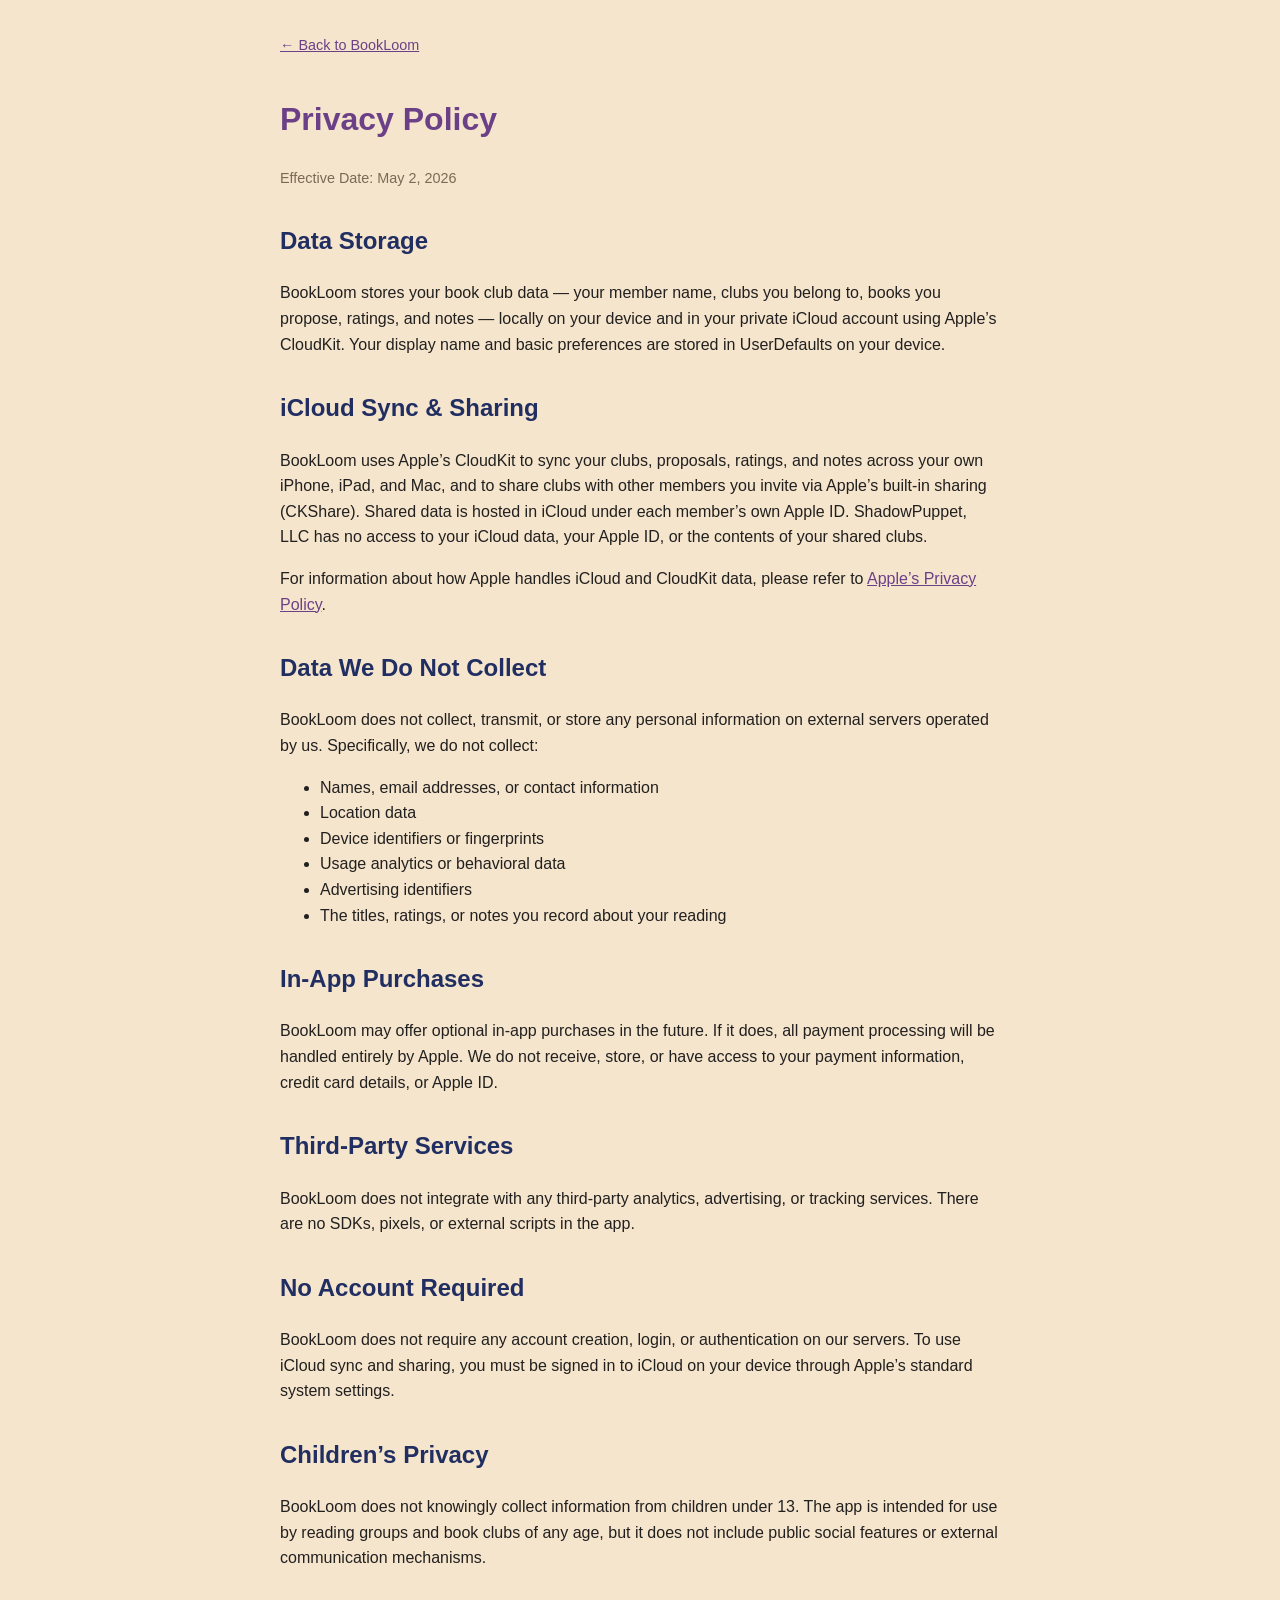
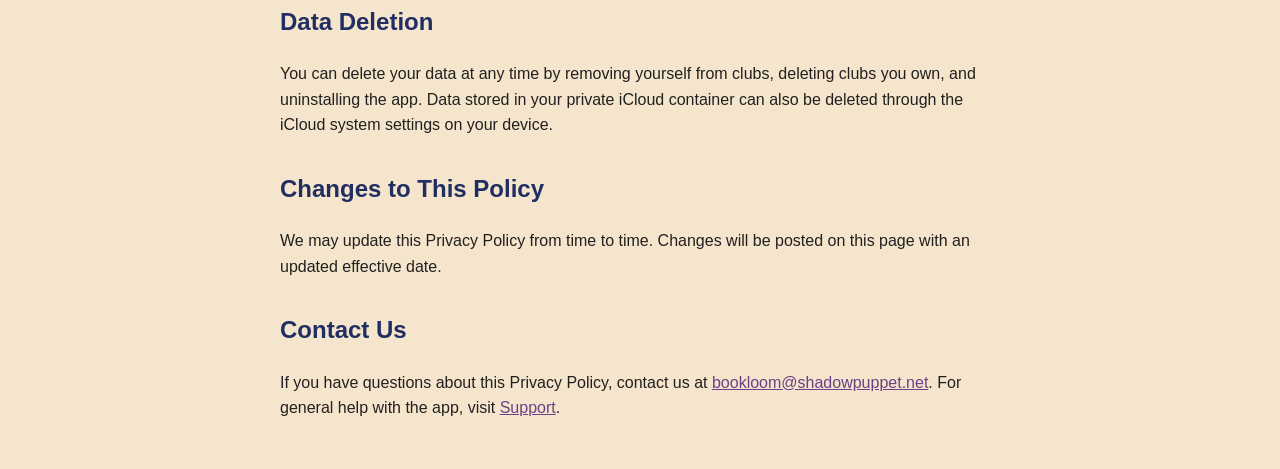
<file: privacy.html>
<!DOCTYPE html>
<html lang="en">
<head>
    <meta charset="UTF-8">
    <meta name="viewport" content="width=device-width, initial-scale=1.0">
    <title>Privacy Policy - BookLoom</title>
    <style>
        body { font-family: -apple-system, BlinkMacSystemFont, "Segoe UI", Roboto, sans-serif; color: #21201F; line-height: 1.6; max-width: 720px; margin: 0 auto; padding: 2rem 1rem; background: #F6E5CD; }
        h1 { color: #6B4087; }
        h2 { color: #212E61; margin-top: 2rem; }
        a { color: #6B4087; }
        .back { display: inline-block; margin-bottom: 1rem; font-size: 0.9rem; }
        .date { color: #7a6a55; font-size: 0.9rem; }
        @media (prefers-color-scheme: dark) {
            body { background: #171519; color: #F8EBD6; }
            h1 { color: #C291D6; }
            h2 { color: #94A6F0; }
            a { color: #C291D6; }
            .date { color: #b8a088; }
        }
    </style>
</head>
<body>
    <a href="index.html" class="back">&larr; Back to BookLoom</a>
    <h1>Privacy Policy</h1>
    <p class="date">Effective Date: May 2, 2026</p>

    <h2>Data Storage</h2>
    <p>BookLoom stores your book club data &mdash; your member name, clubs you belong to, books you propose, ratings, and notes &mdash; locally on your device and in your private iCloud account using Apple&rsquo;s CloudKit. Your display name and basic preferences are stored in UserDefaults on your device.</p>

    <h2>iCloud Sync &amp; Sharing</h2>
    <p>BookLoom uses Apple&rsquo;s CloudKit to sync your clubs, proposals, ratings, and notes across your own iPhone, iPad, and Mac, and to share clubs with other members you invite via Apple&rsquo;s built-in sharing (CKShare). Shared data is hosted in iCloud under each member&rsquo;s own Apple ID. ShadowPuppet, LLC has no access to your iCloud data, your Apple ID, or the contents of your shared clubs.</p>
    <p>For information about how Apple handles iCloud and CloudKit data, please refer to <a href="https://www.apple.com/legal/privacy/">Apple&rsquo;s Privacy Policy</a>.</p>

    <h2>Data We Do Not Collect</h2>
    <p>BookLoom does not collect, transmit, or store any personal information on external servers operated by us. Specifically, we do not collect:</p>
    <ul>
        <li>Names, email addresses, or contact information</li>
        <li>Location data</li>
        <li>Device identifiers or fingerprints</li>
        <li>Usage analytics or behavioral data</li>
        <li>Advertising identifiers</li>
        <li>The titles, ratings, or notes you record about your reading</li>
    </ul>

    <h2>In-App Purchases</h2>
    <p>BookLoom may offer optional in-app purchases in the future. If it does, all payment processing will be handled entirely by Apple. We do not receive, store, or have access to your payment information, credit card details, or Apple ID.</p>

    <h2>Third-Party Services</h2>
    <p>BookLoom does not integrate with any third-party analytics, advertising, or tracking services. There are no SDKs, pixels, or external scripts in the app.</p>

    <h2>No Account Required</h2>
    <p>BookLoom does not require any account creation, login, or authentication on our servers. To use iCloud sync and sharing, you must be signed in to iCloud on your device through Apple&rsquo;s standard system settings.</p>

    <h2>Children&rsquo;s Privacy</h2>
    <p>BookLoom does not knowingly collect information from children under 13. The app is intended for use by reading groups and book clubs of any age, but it does not include public social features or external communication mechanisms.</p>

    <h2>Data Deletion</h2>
    <p>You can delete your data at any time by removing yourself from clubs, deleting clubs you own, and uninstalling the app. Data stored in your private iCloud container can also be deleted through the iCloud system settings on your device.</p>

    <h2>Changes to This Policy</h2>
    <p>We may update this Privacy Policy from time to time. Changes will be posted on this page with an updated effective date.</p>

    <h2>Contact Us</h2>
    <p>If you have questions about this Privacy Policy, contact us at <a href="mailto:bookloom@shadowpuppet.net">bookloom@shadowpuppet.net</a>. For general help with the app, visit <a href="support.html">Support</a>.</p>
</body>
</html>
</file>
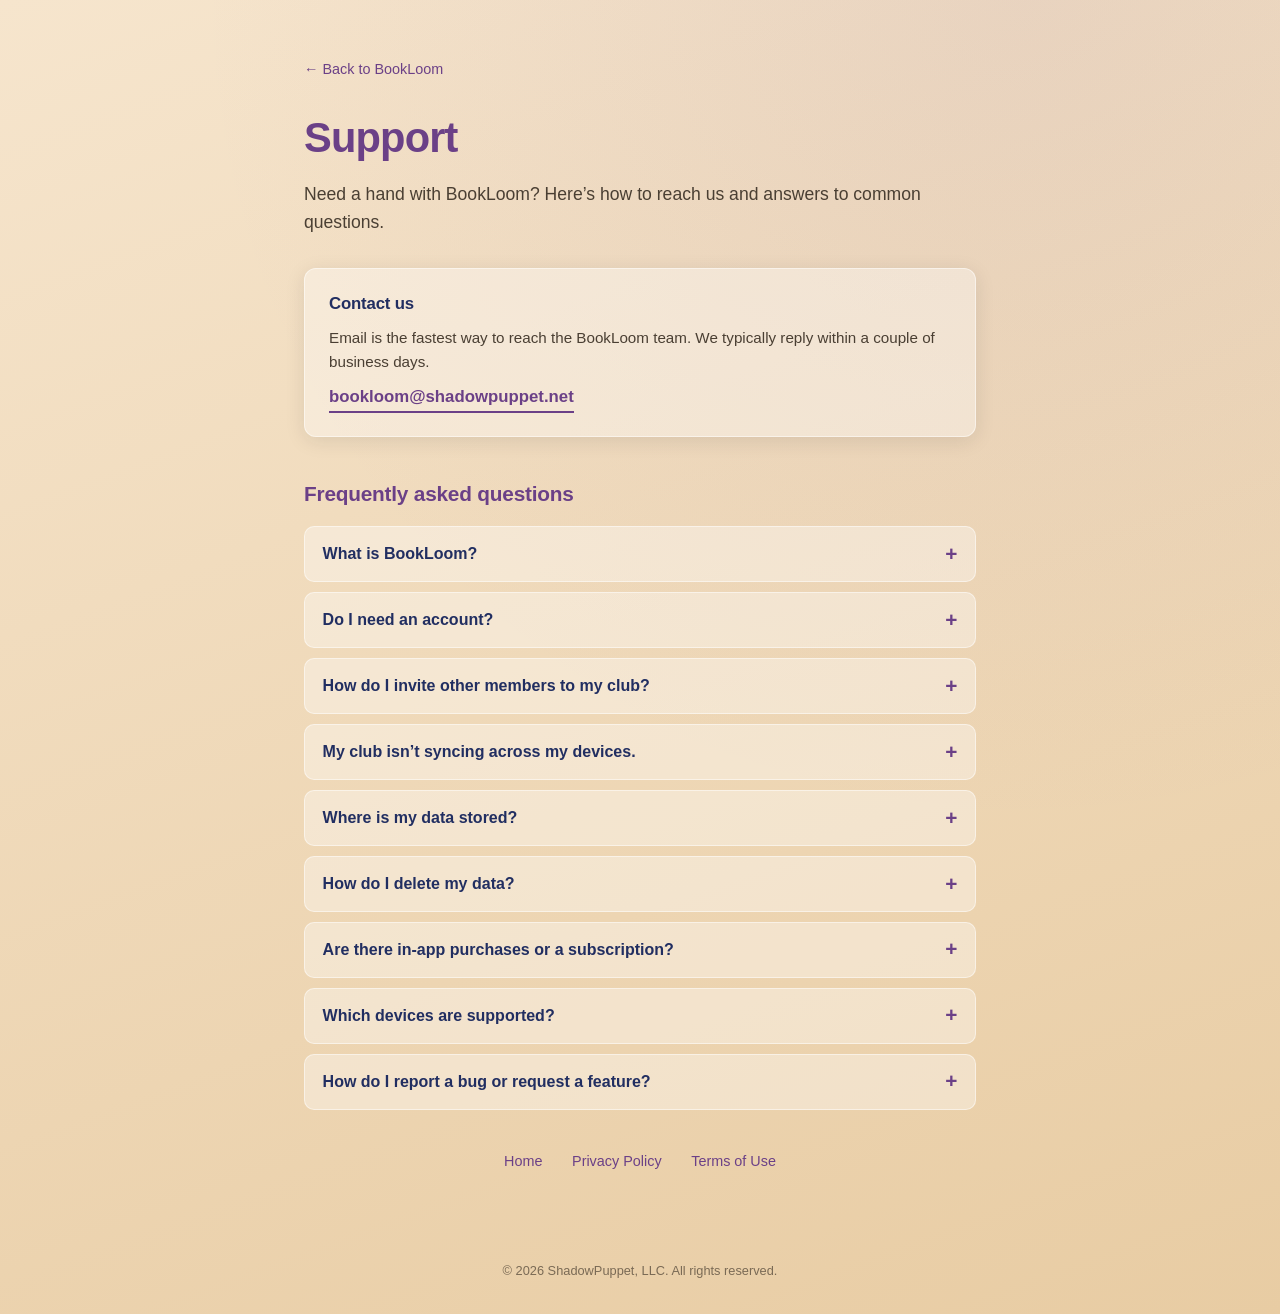
<file: support.html>
<!DOCTYPE html>
<html lang="en">
<head>
    <meta charset="UTF-8">
    <meta name="viewport" content="width=device-width, initial-scale=1.0, viewport-fit=cover">
    <meta name="theme-color" content="#F6E5CD" media="(prefers-color-scheme: light)">
    <meta name="theme-color" content="#171519" media="(prefers-color-scheme: dark)">
    <title>Support — BookLoom</title>
    <meta name="description" content="Get help with BookLoom — the book club companion for iPhone, iPad, and Mac. Contact, FAQ, and troubleshooting.">
    <link rel="icon" type="image/png" sizes="128x128" href="assets/favicon-128.png">
    <link rel="apple-touch-icon" href="assets/app-icon-256.png">
    <link rel="canonical" href="https://bookloom.shadowpuppet.net/support.html">
    <style>
        :root {
            --paper:      #F6E5CD;
            --parchment:  #E8CCA3;
            --ink:        #21201F;
            --ink-soft:   #4a3f33;
            --muted:      #7a6a55;
            --indigo:     #212E61;
            --plum:       #6B4087;
            --plum-deep:  #4f2d65;
            --sage:       #5E7D57;
            --coral:      #CC4F36;
            --gold:       #D4993D;
            --card-fill:  rgba(255,255,255,0.36);
            --card-stroke:rgba(255,255,255,0.50);
            --shadow-ink: rgba(33, 32, 31, 0.10);
        }
        @media (prefers-color-scheme: dark) {
            :root {
                --paper:      #171519;
                --parchment:  #1F212E;
                --ink:        #F8EBD6;
                --ink-soft:   #d4c3a8;
                --muted:      #b8a088;
                --indigo:     #94A6F0;
                --plum:       #C291D6;
                --plum-deep:  #d49ab5;
                --sage:       #A8C290;
                --coral:      #F57A59;
                --gold:       #F0B85C;
                --card-fill:  rgba(255,255,255,0.06);
                --card-stroke:rgba(255,255,255,0.14);
                --shadow-ink: rgba(0, 0, 0, 0.40);
            }
        }
        * { margin: 0; padding: 0; box-sizing: border-box; }
        html { -webkit-text-size-adjust: 100%; }
        body {
            font-family: -apple-system, BlinkMacSystemFont, "Segoe UI", Roboto, "Helvetica Neue", sans-serif;
            color: var(--ink);
            line-height: 1.6;
            background:
                radial-gradient(circle at 80% 0%, rgba(107, 64, 135, 0.08), transparent 50%),
                linear-gradient(160deg, var(--paper) 0%, var(--parchment) 100%);
            -webkit-font-smoothing: antialiased;
            min-height: 100dvh;
        }
        a { color: var(--plum); }
        .wrap {
            max-width: 720px;
            margin: 0 auto;
            padding: clamp(2rem, 5vw, 3.5rem) clamp(1rem, 4vw, 1.5rem);
        }
        .back {
            display: inline-flex;
            align-items: center;
            gap: 0.4rem;
            font-size: 0.9rem;
            color: var(--plum);
            text-decoration: none;
            margin-bottom: 1.5rem;
        }
        .back:hover { text-decoration: underline; }
        h1 {
            color: var(--plum);
            font-size: clamp(2rem, 6vw, 2.6rem);
            font-weight: 800;
            letter-spacing: -0.02em;
        }
        .lede {
            font-size: clamp(1rem, 2.8vw, 1.1rem);
            color: var(--ink-soft);
            margin-top: 0.5rem;
            margin-bottom: 2rem;
        }
        .contact-card {
            background: var(--card-fill);
            border: 1px solid var(--card-stroke);
            border-radius: 12px;
            padding: 1.4rem 1.5rem;
            margin: 1.5rem 0 2.5rem;
            box-shadow: 0 4px 20px var(--shadow-ink);
        }
        .contact-card h2 {
            color: var(--indigo);
            font-size: 1.05rem;
            margin-bottom: 0.5rem;
            letter-spacing: -0.01em;
        }
        .contact-card p { color: var(--ink-soft); font-size: 0.95rem; }
        .contact-card .email {
            display: inline-block;
            margin-top: 0.6rem;
            font-weight: 700;
            font-size: 1.05rem;
            color: var(--plum);
            text-decoration: none;
            border-bottom: 2px solid currentColor;
        }
        h2.section {
            color: var(--plum);
            font-size: 1.3rem;
            margin: 2rem 0 1rem;
            letter-spacing: -0.01em;
        }
        details {
            background: var(--card-fill);
            border: 1px solid var(--card-stroke);
            border-radius: 10px;
            padding: 0.9rem 1.1rem;
            margin-bottom: 0.6rem;
        }
        details summary {
            font-weight: 600;
            color: var(--indigo);
            cursor: pointer;
            list-style: none;
            display: flex;
            justify-content: space-between;
            align-items: center;
            gap: 0.8rem;
        }
        details summary::-webkit-details-marker { display: none; }
        details summary::after {
            content: "+";
            color: var(--plum);
            font-size: 1.3rem;
            line-height: 1;
            transition: transform 0.2s ease;
        }
        details[open] summary::after { content: "−"; }
        details p {
            margin-top: 0.7rem;
            color: var(--ink-soft);
            font-size: 0.95rem;
        }
        details ul {
            margin-top: 0.7rem;
            padding-left: 1.3rem;
            color: var(--ink-soft);
            font-size: 0.95rem;
        }
        details li { margin-bottom: 0.3rem; }
        .links {
            text-align: center;
            margin: 2.5rem 0 1rem;
            font-size: 0.9rem;
        }
        .links a {
            color: var(--plum);
            text-decoration: none;
            margin: 0 0.8rem;
        }
        .links a:hover { text-decoration: underline; }
        footer {
            text-align: center;
            padding: 1rem 1rem 2rem;
            padding-bottom: max(2rem, env(safe-area-inset-bottom));
            font-size: 0.8rem;
            color: var(--muted);
        }
        @media (prefers-reduced-motion: reduce) {
            * { transition: none !important; animation: none !important; }
        }
    </style>
</head>
<body>
    <div class="wrap">
        <a href="index.html" class="back">&larr; Back to BookLoom</a>
        <h1>Support</h1>
        <p class="lede">Need a hand with BookLoom? Here&rsquo;s how to reach us and answers to common questions.</p>

        <div class="contact-card">
            <h2>Contact us</h2>
            <p>Email is the fastest way to reach the BookLoom team. We typically reply within a couple of business days.</p>
            <a href="mailto:bookloom@shadowpuppet.net?subject=BookLoom%20support" class="email">bookloom@shadowpuppet.net</a>
        </div>

        <h2 class="section">Frequently asked questions</h2>

        <details>
            <summary>What is BookLoom?</summary>
            <p>BookLoom is a companion app for book clubs and reading groups on iPhone, iPad, and Mac. Members propose books, the loom picks the next read at random, everyone rates it 1&ndash;5 stars, and a shared history is kept &mdash; all synced through iCloud.</p>
        </details>

        <details>
            <summary>Do I need an account?</summary>
            <p>No. BookLoom uses your existing iCloud account for sync and sharing through Apple&rsquo;s CloudKit. There is no separate BookLoom account, login, or password to manage.</p>
        </details>

        <details>
            <summary>How do I invite other members to my club?</summary>
            <p>Open the club, tap the share/invite action in the toolbar, and use Apple&rsquo;s built-in sharing to send an invite link to anyone with an iPhone, iPad, or Mac signed in to iCloud. Invited members get read/write access to the shared club content.</p>
        </details>

        <details>
            <summary>My club isn&rsquo;t syncing across my devices.</summary>
            <p>A few things to check:</p>
            <ul>
                <li>All your devices are signed in to the same iCloud account.</li>
                <li>iCloud Drive is enabled in <strong>Settings &rarr; [your name] &rarr; iCloud</strong>.</li>
                <li>BookLoom is toggled on in your iCloud-enabled apps list.</li>
                <li>You have an active internet connection on each device.</li>
            </ul>
            <p>If sync is still misbehaving, open Settings inside BookLoom and check the Sync section for status details, or email us with what you&rsquo;re seeing.</p>
        </details>

        <details>
            <summary>Where is my data stored?</summary>
            <p>Your clubs, proposed and completed books, ratings, and notes live locally on your device and in your private iCloud account. ShadowPuppet, LLC has no access to your iCloud data, your Apple ID, or the contents of your shared clubs. See our <a href="privacy.html">Privacy Policy</a> for details.</p>
        </details>

        <details>
            <summary>How do I delete my data?</summary>
            <p>You can leave shared clubs from the club&rsquo;s sharing menu and delete clubs you own from the clubs list. Uninstalling BookLoom removes its local data; data in your private iCloud container can also be cleared from iCloud system settings.</p>
        </details>

        <details>
            <summary>Are there in-app purchases or a subscription?</summary>
            <p>The current release of BookLoom is free with no subscription. Any future optional purchases would be processed by Apple, and we would never receive your payment details.</p>
        </details>

        <details>
            <summary>Which devices are supported?</summary>
            <p>BookLoom runs on iPhone (iOS 17+), iPad (iPadOS 17+), and Mac (macOS 14+). It is a native SwiftUI app with the same density on every device.</p>
        </details>

        <details>
            <summary>How do I report a bug or request a feature?</summary>
            <p>Email <a href="mailto:bookloom@shadowpuppet.net?subject=BookLoom%20bug%20or%20feature%20request">bookloom@shadowpuppet.net</a> with a short description of what happened (or what you&rsquo;d like to see), the device you&rsquo;re on, and any steps to reproduce. Screenshots help.</p>
        </details>

        <div class="links">
            <a href="index.html">Home</a>
            <a href="privacy.html">Privacy Policy</a>
            <a href="terms.html">Terms of Use</a>
        </div>
    </div>

    <footer>
        &copy; 2026 ShadowPuppet, LLC. All rights reserved.
    </footer>
</body>
</html>
</file>
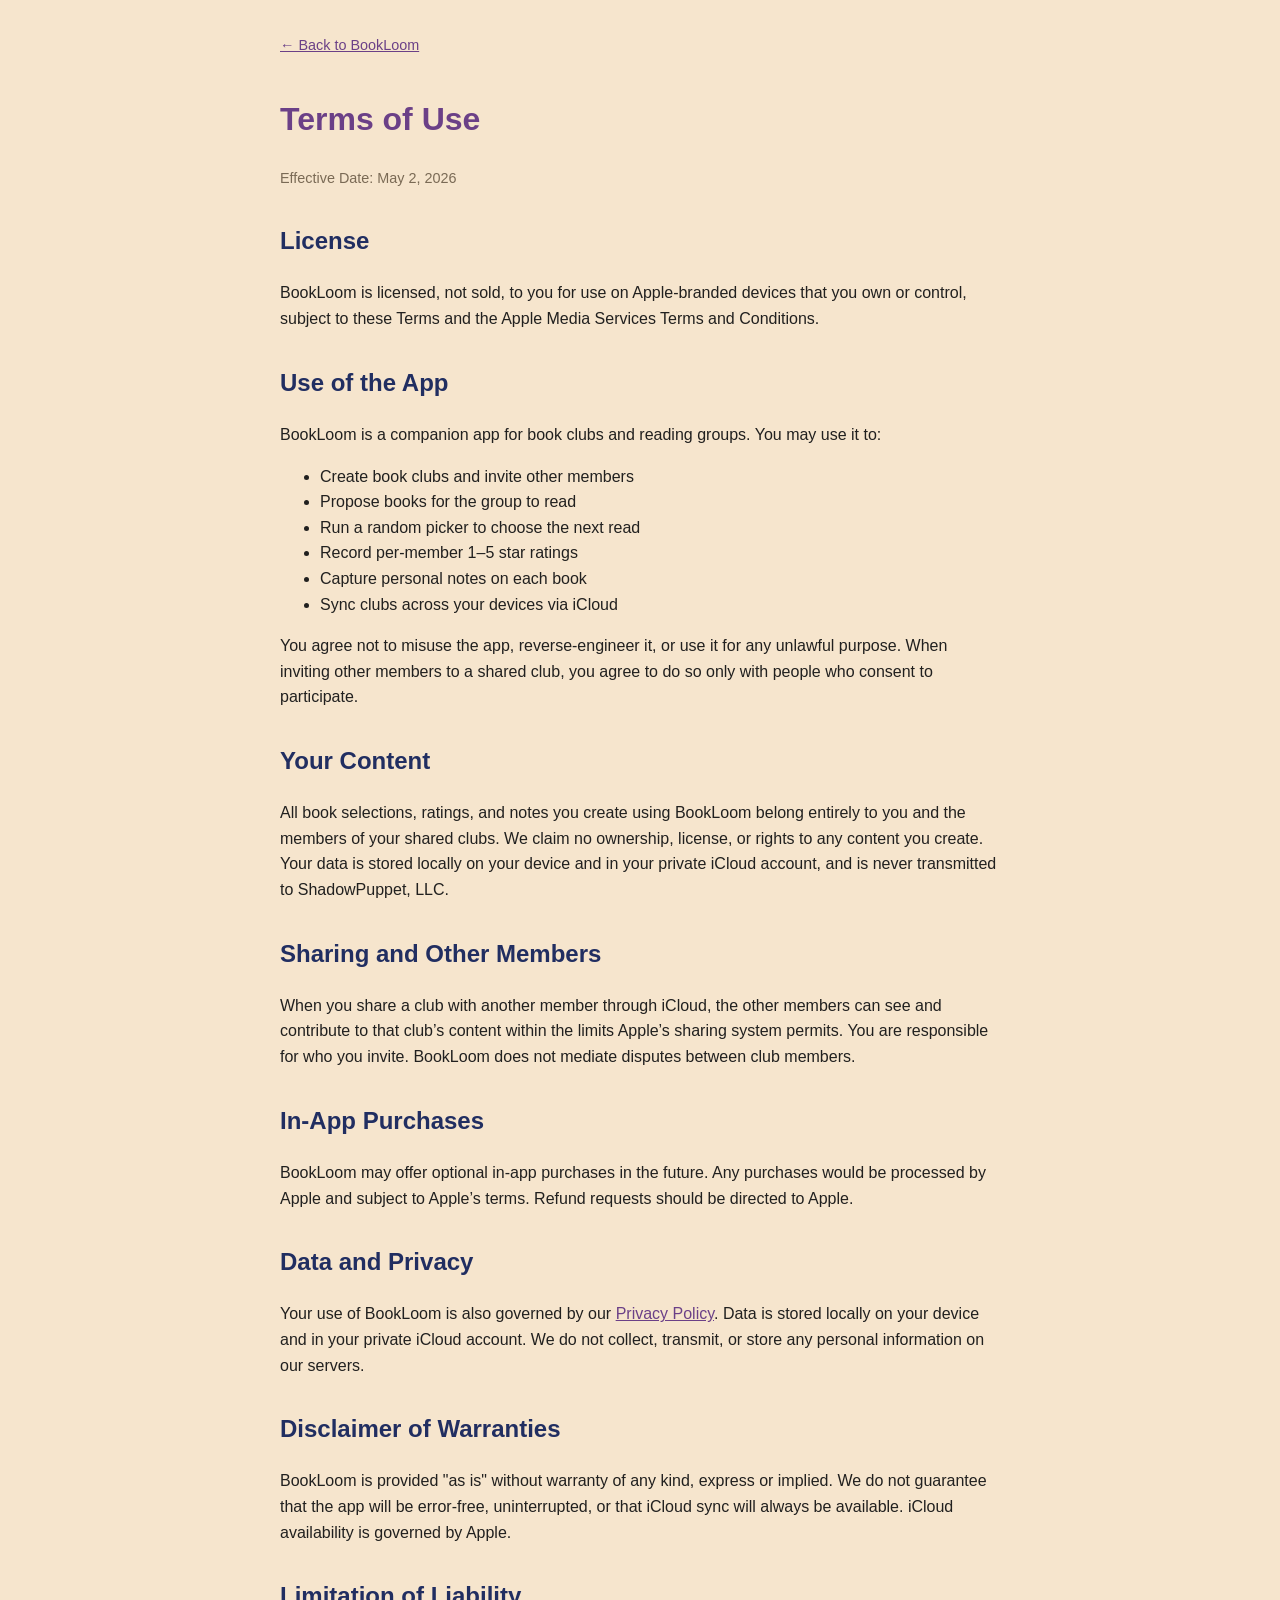
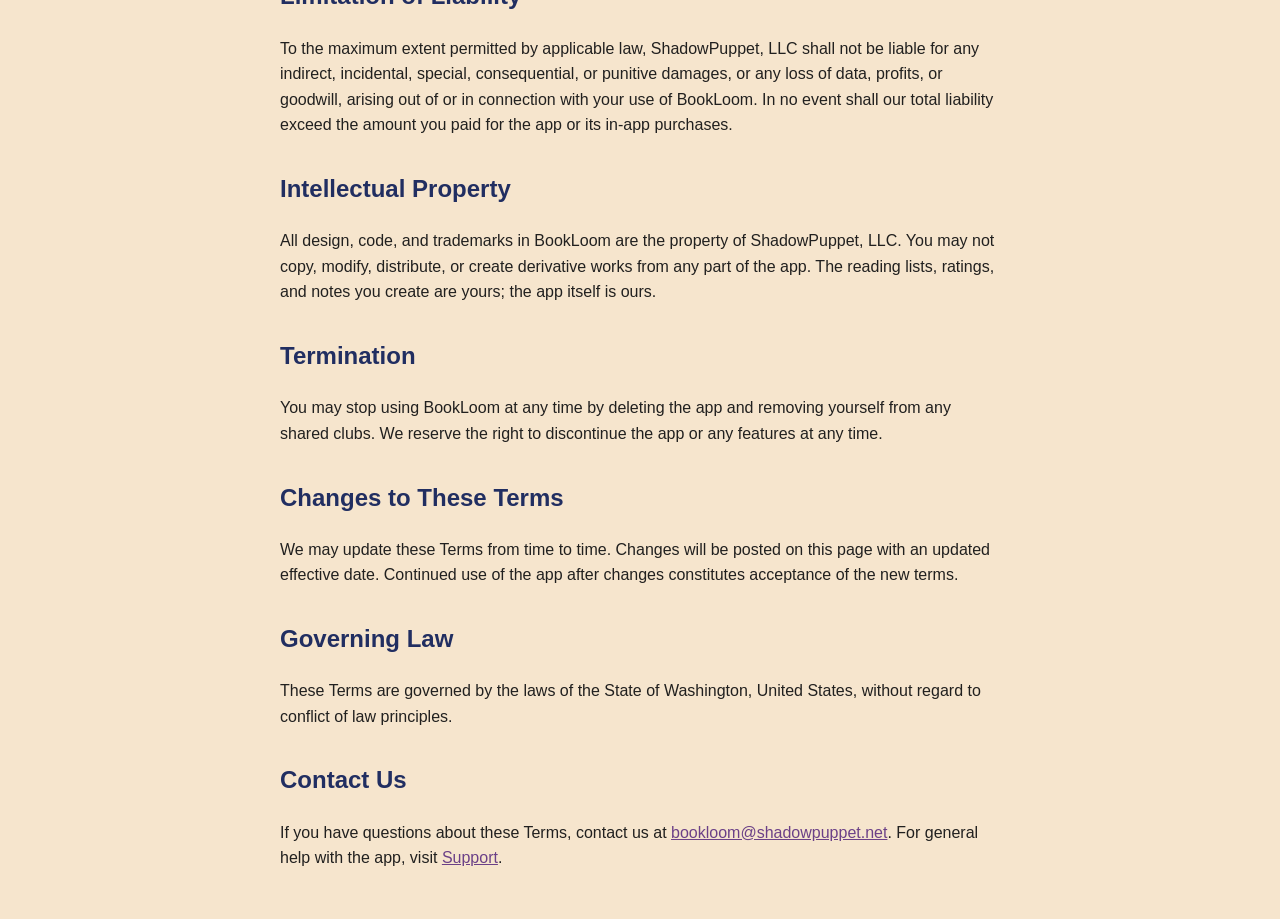
<file: terms.html>
<!DOCTYPE html>
<html lang="en">
<head>
    <meta charset="UTF-8">
    <meta name="viewport" content="width=device-width, initial-scale=1.0">
    <title>Terms of Use - BookLoom</title>
    <style>
        body { font-family: -apple-system, BlinkMacSystemFont, "Segoe UI", Roboto, sans-serif; color: #21201F; line-height: 1.6; max-width: 720px; margin: 0 auto; padding: 2rem 1rem; background: #F6E5CD; }
        h1 { color: #6B4087; }
        h2 { color: #212E61; margin-top: 2rem; }
        a { color: #6B4087; }
        .back { display: inline-block; margin-bottom: 1rem; font-size: 0.9rem; }
        .date { color: #7a6a55; font-size: 0.9rem; }
        @media (prefers-color-scheme: dark) {
            body { background: #171519; color: #F8EBD6; }
            h1 { color: #C291D6; }
            h2 { color: #94A6F0; }
            a { color: #C291D6; }
            .date { color: #b8a088; }
        }
    </style>
</head>
<body>
    <a href="index.html" class="back">&larr; Back to BookLoom</a>
    <h1>Terms of Use</h1>
    <p class="date">Effective Date: May 2, 2026</p>

    <h2>License</h2>
    <p>BookLoom is licensed, not sold, to you for use on Apple-branded devices that you own or control, subject to these Terms and the Apple Media Services Terms and Conditions.</p>

    <h2>Use of the App</h2>
    <p>BookLoom is a companion app for book clubs and reading groups. You may use it to:</p>
    <ul>
        <li>Create book clubs and invite other members</li>
        <li>Propose books for the group to read</li>
        <li>Run a random picker to choose the next read</li>
        <li>Record per-member 1&ndash;5 star ratings</li>
        <li>Capture personal notes on each book</li>
        <li>Sync clubs across your devices via iCloud</li>
    </ul>
    <p>You agree not to misuse the app, reverse-engineer it, or use it for any unlawful purpose. When inviting other members to a shared club, you agree to do so only with people who consent to participate.</p>

    <h2>Your Content</h2>
    <p>All book selections, ratings, and notes you create using BookLoom belong entirely to you and the members of your shared clubs. We claim no ownership, license, or rights to any content you create. Your data is stored locally on your device and in your private iCloud account, and is never transmitted to ShadowPuppet, LLC.</p>

    <h2>Sharing and Other Members</h2>
    <p>When you share a club with another member through iCloud, the other members can see and contribute to that club&rsquo;s content within the limits Apple&rsquo;s sharing system permits. You are responsible for who you invite. BookLoom does not mediate disputes between club members.</p>

    <h2>In-App Purchases</h2>
    <p>BookLoom may offer optional in-app purchases in the future. Any purchases would be processed by Apple and subject to Apple&rsquo;s terms. Refund requests should be directed to Apple.</p>

    <h2>Data and Privacy</h2>
    <p>Your use of BookLoom is also governed by our <a href="privacy.html">Privacy Policy</a>. Data is stored locally on your device and in your private iCloud account. We do not collect, transmit, or store any personal information on our servers.</p>

    <h2>Disclaimer of Warranties</h2>
    <p>BookLoom is provided &quot;as is&quot; without warranty of any kind, express or implied. We do not guarantee that the app will be error-free, uninterrupted, or that iCloud sync will always be available. iCloud availability is governed by Apple.</p>

    <h2>Limitation of Liability</h2>
    <p>To the maximum extent permitted by applicable law, ShadowPuppet, LLC shall not be liable for any indirect, incidental, special, consequential, or punitive damages, or any loss of data, profits, or goodwill, arising out of or in connection with your use of BookLoom. In no event shall our total liability exceed the amount you paid for the app or its in-app purchases.</p>

    <h2>Intellectual Property</h2>
    <p>All design, code, and trademarks in BookLoom are the property of ShadowPuppet, LLC. You may not copy, modify, distribute, or create derivative works from any part of the app. The reading lists, ratings, and notes you create are yours; the app itself is ours.</p>

    <h2>Termination</h2>
    <p>You may stop using BookLoom at any time by deleting the app and removing yourself from any shared clubs. We reserve the right to discontinue the app or any features at any time.</p>

    <h2>Changes to These Terms</h2>
    <p>We may update these Terms from time to time. Changes will be posted on this page with an updated effective date. Continued use of the app after changes constitutes acceptance of the new terms.</p>

    <h2>Governing Law</h2>
    <p>These Terms are governed by the laws of the State of Washington, United States, without regard to conflict of law principles.</p>

    <h2>Contact Us</h2>
    <p>If you have questions about these Terms, contact us at <a href="mailto:bookloom@shadowpuppet.net">bookloom@shadowpuppet.net</a>. For general help with the app, visit <a href="support.html">Support</a>.</p>
</body>
</html>
</file>
<file: assets/site.css>
/* ---------- BookLoom design tokens (mirror BookLoomStyle.swift) ---------- */
:root {
    --paper:        #F6E5CD;  /* BookLoomStyle.paper */
    --parchment:    #E8CCA3;  /* BookLoomStyle.parchment */
    --paper-deep:   #EFD8B5;
    --ink:          #21201F;  /* BookLoomStyle.ink (light) */
    --ink-soft:     #4a3f33;
    --muted:        #7a6a55;
    --indigo:       #212E61;  /* BookLoomStyle.indigo */
    --plum:         #6B4087;  /* BookLoomStyle.plum + AccentColor */
    --plum-deep:    #4f2d65;
    --sage:         #5E7D57;  /* BookLoomStyle.sage */
    --coral:        #CC4F36;  /* BookLoomStyle.coral */
    --gold:         #D4993D;  /* BookLoomStyle.gold */
    --card-fill:    rgba(255,255,255,0.36);
    --card-stroke:  rgba(255,255,255,0.50);
    --tint-bg:      rgba(107, 64, 135, 0.13);   /* plum @ 13% — matches TintedCapsuleLabel */
    --shadow-ink:   rgba(33, 32, 31, 0.10);
    --check:        #2f7a36;  /* honest-comparison checkmark color (light) */
    --dash:         #a08a78;  /* honest-comparison dash color (light) */
}
@media (prefers-color-scheme: dark) {
    :root {
        --paper:        #171519;  /* dark gradient stop 1 */
        --parchment:    #1F212E;  /* dark gradient stop 2 */
        --paper-deep:   #2E2133;  /* dark gradient stop 3 */
        --ink:          #F8EBD6;  /* BookLoomStyle.ink (dark) */
        --ink-soft:     #d4c3a8;
        --muted:        #b8a088;
        --indigo:       #94A6F0;
        --plum:         #C291D6;
        --plum-deep:    #d49ab5;
        --sage:         #A8C290;
        --coral:        #F57A59;
        --gold:         #F0B85C;
        --card-fill:    rgba(255,255,255,0.06);
        --card-stroke:  rgba(255,255,255,0.14);
        --tint-bg:      rgba(194, 145, 214, 0.16);
        --shadow-ink:   rgba(0, 0, 0, 0.40);
        --check:        #8ec795;
        --dash:         #8a7a68;
    }
}

* { margin: 0; padding: 0; box-sizing: border-box; }
html { -webkit-text-size-adjust: 100%; }
body {
    font-family: -apple-system, BlinkMacSystemFont, "Segoe UI", Roboto, "Helvetica Neue", sans-serif;
    color: var(--ink);
    line-height: 1.6;
    background: var(--paper);
    -webkit-font-smoothing: antialiased;
    min-height: 100dvh;
}
a { color: var(--plum); }

/* ---------- Custom mobile install banner ---------- */
.install-banner {
    display: none;
    position: sticky;
    top: 0;
    z-index: 100;
    background: rgba(33, 32, 31, 0.93);
    border-bottom: 1px solid rgba(107, 64, 135, 0.25);
    padding: 0.65rem 0.85rem;
    padding-top: max(0.65rem, env(safe-area-inset-top));
    align-items: center;
    gap: 0.75rem;
    backdrop-filter: saturate(180%) blur(14px);
    -webkit-backdrop-filter: saturate(180%) blur(14px);
}
@media (prefers-color-scheme: dark) {
    .install-banner {
        background: rgba(23, 21, 25, 0.93);
        border-bottom-color: rgba(194, 145, 214, 0.25);
    }
}
.install-banner.visible { display: flex; }
.install-banner .close {
    background: transparent;
    border: 0;
    color: #b8a088;
    font-size: 1.4rem;
    line-height: 1;
    padding: 0.3rem 0.5rem;
    cursor: pointer;
    border-radius: 50%;
}
.install-banner .close:hover { color: #C291D6; }
.install-banner .icon {
    width: 46px;
    height: 46px;
    border-radius: 11px;
    flex-shrink: 0;
    object-fit: cover;
}
.install-banner .info { flex: 1; min-width: 0; }
.install-banner .info strong {
    color: #C291D6;
    font-size: 0.92rem;
    display: block;
    font-weight: 700;
}
.install-banner .info span {
    font-size: 0.75rem;
    color: #b8a088;
    display: block;
    white-space: nowrap;
    overflow: hidden;
    text-overflow: ellipsis;
}
.install-banner .get {
    background: var(--plum);
    color: #F6E5CD;
    text-decoration: none;
    font-weight: 800;
    font-size: 0.78rem;
    padding: 0.5rem 1rem;
    border-radius: 20px;
    text-transform: uppercase;
    letter-spacing: 0.04em;
    flex-shrink: 0;
}

/* ---------- Apple-styled download badge ---------- */
.app-store-badge {
    display: inline-flex;
    align-items: center;
    gap: 0.75rem;
    background: var(--ink);
    color: var(--paper);
    text-decoration: none;
    padding: 0.85rem 1.6rem;
    border-radius: 12px;
    font-weight: 600;
    transition: transform 0.15s ease, box-shadow 0.15s ease;
    box-shadow: 0 4px 20px var(--shadow-ink), 0 0 0 1px var(--card-stroke);
    min-height: 56px;
}
.app-store-badge:hover {
    transform: translateY(-2px);
    box-shadow: 0 8px 28px rgba(107, 64, 135, 0.25), 0 0 0 1px rgba(107, 64, 135, 0.3);
}
.app-store-badge:active { transform: translateY(0); }
.app-store-badge svg {
    width: 30px;
    height: 30px;
    flex-shrink: 0;
    fill: currentColor;
}
.app-store-badge .label {
    display: flex;
    flex-direction: column;
    text-align: left;
    line-height: 1.1;
}
.app-store-badge .label .small {
    font-size: 0.7rem;
    opacity: 0.9;
    font-weight: 400;
    letter-spacing: 0.02em;
}
.app-store-badge .label .big {
    font-size: 1.15rem;
    font-weight: 600;
    letter-spacing: -0.01em;
    margin-top: 1px;
}

/* ---------- Hero (mirrors BookLoomStyle.screenGradient) ---------- */
.hero {
    background:
        radial-gradient(circle at 18% 18%, rgba(107, 64, 135, 0.10), transparent 45%),
        radial-gradient(circle at 82% 30%, rgba(33, 46, 97, 0.09), transparent 45%),
        radial-gradient(circle at 50% 92%, rgba(204, 79, 54, 0.08), transparent 50%),
        linear-gradient(160deg, var(--paper) 0%, var(--parchment) 100%);
    text-align: center;
    padding: clamp(2.5rem, 7vw, 4.5rem) clamp(1rem, 4vw, 2rem) clamp(2rem, 6vw, 3.5rem);
    position: relative;
    overflow: hidden;
}
@media (prefers-color-scheme: dark) {
    .hero {
        background:
            radial-gradient(circle at 18% 18%, rgba(194, 145, 214, 0.12), transparent 45%),
            radial-gradient(circle at 82% 30%, rgba(148, 166, 240, 0.10), transparent 45%),
            linear-gradient(160deg, var(--paper) 0%, var(--parchment) 60%, var(--paper-deep) 100%);
    }
}
.hero-inner {
    display: flex;
    flex-direction: column;
    align-items: center;
    gap: clamp(1.2rem, 3vw, 2rem);
    max-width: 760px;
    margin: 0 auto;
    position: relative;
}
.hero-art {
    width: clamp(180px, 40vw, 280px);
    height: auto;
    border-radius: 18px;
    box-shadow:
        0 12px 32px var(--shadow-ink),
        0 0 0 1px var(--card-stroke);
    background: var(--paper);
}
.hero h1 {
    font-size: clamp(2.4rem, 9vw, 4rem);
    font-weight: 800;
    letter-spacing: -0.02em;
    color: var(--plum);
    line-height: 1.05;
}
.hero .tagline {
    font-size: clamp(1.1rem, 4vw, 1.5rem);
    margin-top: -0.4rem;
    color: var(--indigo);
    font-weight: 600;
}
.hero .subtitle {
    font-size: clamp(0.95rem, 2.8vw, 1.1rem);
    color: var(--ink-soft);
    max-width: 560px;
}

/* /vs/ pages reuse .hero but use a smaller H1 + left-aligned copy on wide screens */
.hero.vs h1 {
    font-size: clamp(1.85rem, 5.4vw, 2.8rem);
    line-height: 1.12;
    max-width: 760px;
}
.hero.vs .tagline {
    font-size: clamp(1rem, 3vw, 1.2rem);
    color: var(--ink-soft);
    font-weight: 500;
    max-width: 640px;
}

/* ---------- App-style status pills (mirrors TintedCapsuleLabel) ---------- */
.pills {
    display: flex;
    flex-wrap: wrap;
    justify-content: center;
    gap: 0.5rem;
}
.pill {
    display: inline-flex;
    align-items: center;
    gap: 0.35rem;
    font-size: 0.78rem;
    font-weight: 600;
    padding: 0.35rem 0.7rem;
    border-radius: 999px;
    line-height: 1;
}
.pill.proposed { color: var(--plum);   background: rgba(107, 64, 135, 0.13); }
.pill.current  { color: var(--sage);   background: rgba(94, 125, 87, 0.15); }
.pill.completed{ color: var(--indigo); background: rgba(33, 46, 97, 0.13); }
.pill.coral    { color: var(--coral);  background: rgba(204, 79, 54, 0.13); }
.pill .dot { width: 6px; height: 6px; border-radius: 50%; background: currentColor; opacity: 0.75; }

/* ---------- Screenshots ---------- */
.screenshots {
    display: flex;
    justify-content: center;
    gap: 1.5rem;
    max-width: 1100px;
    margin: clamp(1.5rem, 4vw, 2.5rem) auto;
    padding: 0 1rem;
}
.screenshots img {
    flex: 1;
    min-width: 0;
    max-width: 280px;
    height: auto;
    border-radius: 24px;
    box-shadow: 0 8px 28px var(--shadow-ink);
    border: 1px solid var(--card-stroke);
}
@media (max-width: 700px) {
    .screenshots {
        justify-content: flex-start;
        overflow-x: auto;
        scroll-snap-type: x mandatory;
        -webkit-overflow-scrolling: touch;
        scrollbar-width: none;
        max-width: 100%;
        gap: 1rem;
        padding: 0 1rem;
    }
    .screenshots::-webkit-scrollbar { display: none; }
    .screenshots img { flex: 0 0 78%; max-width: none; scroll-snap-align: start; }
}

/* ---------- Content ---------- */
.content {
    max-width: 820px;
    margin: 0 auto;
    padding: clamp(2rem, 5vw, 3rem) clamp(1rem, 4vw, 1.5rem);
}
.features h2 {
    color: var(--plum);
    font-size: clamp(1.3rem, 4vw, 1.65rem);
    margin-bottom: 1.4rem;
    text-align: center;
    font-weight: 700;
    letter-spacing: -0.01em;
}
.feature-grid {
    display: grid;
    grid-template-columns: repeat(auto-fit, minmax(min(100%, 240px), 1fr));
    gap: 0.9rem;
    margin-bottom: 2rem;
}
/* Card style mirrors bookLoomCard modifier */
.feature {
    background: var(--card-fill);
    border-radius: 10px;
    padding: 1.1rem 1.15rem;
    border: 1px solid var(--card-stroke);
    display: flex;
    flex-direction: column;
    gap: 0.5rem;
}
.feature-head {
    display: flex;
    align-items: center;
    gap: 0.6rem;
}
.feature-icon {
    width: 30px;
    height: 30px;
    border-radius: 8px;
    display: flex;
    align-items: center;
    justify-content: center;
    font-size: 1rem;
    color: var(--paper);
    flex-shrink: 0;
}
.feature-icon.plum      { background: linear-gradient(135deg, var(--indigo), var(--plum)); }
.feature-icon.sage      { background: linear-gradient(135deg, var(--sage), var(--indigo)); }
.feature-icon.coral     { background: linear-gradient(135deg, var(--coral), var(--gold)); }
.feature-icon.gold      { background: linear-gradient(135deg, var(--gold), var(--coral)); }
.feature-icon.indigo    { background: linear-gradient(135deg, var(--indigo), var(--plum)); }
.feature-icon.plumcoral { background: linear-gradient(135deg, var(--plum), var(--coral)); }

.feature strong {
    color: var(--plum);
    font-size: 1rem;
    font-weight: 700;
    letter-spacing: -0.005em;
}
.feature p {
    font-size: 0.9rem;
    color: var(--ink-soft);
    line-height: 1.5;
}

/* ---------- Mid CTA ---------- */
.mid-cta {
    text-align: center;
    margin: clamp(2rem, 6vw, 3rem) 0 1rem;
}

.links {
    text-align: center;
    margin: 2rem 0 1rem;
    font-size: 0.9rem;
}
.links a {
    color: var(--plum);
    text-decoration: none;
    margin: 0 0.8rem;
}
.links a:hover { text-decoration: underline; }

footer {
    text-align: center;
    padding: 1.5rem 1rem 2rem;
    padding-bottom: max(2rem, env(safe-area-inset-bottom));
    font-size: 0.8rem;
    color: var(--muted);
}

/* ---------- /vs/ comparison page styles ---------- */
.vs-section {
    margin: clamp(2rem, 5vw, 3rem) 0;
}
.vs-section h2 {
    color: var(--plum);
    font-size: clamp(1.25rem, 3.5vw, 1.55rem);
    font-weight: 700;
    letter-spacing: -0.01em;
    margin-bottom: 0.9rem;
}
.vs-section p {
    color: var(--ink-soft);
    margin-bottom: 0.8rem;
}
.vs-section ul {
    list-style: none;
    display: grid;
    grid-template-columns: repeat(auto-fit, minmax(min(100%, 280px), 1fr));
    gap: 0.7rem;
    margin: 0.6rem 0 0;
}
.vs-section ul li {
    background: var(--card-fill);
    border: 1px solid var(--card-stroke);
    border-radius: 10px;
    padding: 0.85rem 1rem;
    color: var(--ink-soft);
    font-size: 0.95rem;
    line-height: 1.5;
}
.vs-section ul li strong {
    color: var(--plum);
    display: block;
    font-size: 0.95rem;
    margin-bottom: 0.2rem;
}

/* Comparison table */
.compare-wrap {
    overflow-x: auto;
    -webkit-overflow-scrolling: touch;
    border-radius: 12px;
    border: 1px solid var(--card-stroke);
    background: var(--card-fill);
}
table.compare {
    width: 100%;
    min-width: 540px;
    border-collapse: collapse;
    font-size: 0.92rem;
}
table.compare th,
table.compare td {
    padding: 0.65rem 0.85rem;
    text-align: left;
    border-bottom: 1px solid var(--card-stroke);
    vertical-align: top;
}
table.compare thead th {
    background: var(--tint-bg);
    color: var(--plum);
    font-weight: 700;
    letter-spacing: -0.005em;
}
table.compare tbody tr:last-child th,
table.compare tbody tr:last-child td {
    border-bottom: none;
}
table.compare tbody th {
    font-weight: 500;
    color: var(--ink);
}
table.compare td.bl   { color: var(--ink); }
table.compare td.them { color: var(--ink-soft); }
table.compare .yes    { color: var(--check); font-weight: 700; }
table.compare .no     { color: var(--dash); }
table.compare .partial{ color: var(--gold); }
table.compare caption {
    caption-side: bottom;
    text-align: left;
    font-size: 0.78rem;
    color: var(--muted);
    padding: 0.6rem 0.9rem;
    line-height: 1.45;
}

/* FAQ */
.faq {
    display: flex;
    flex-direction: column;
    gap: 0.55rem;
}
.faq details {
    background: var(--card-fill);
    border: 1px solid var(--card-stroke);
    border-radius: 10px;
    padding: 0.85rem 1rem;
}
.faq summary {
    cursor: pointer;
    font-weight: 600;
    color: var(--plum);
    list-style: none;
    display: flex;
    align-items: center;
    justify-content: space-between;
    gap: 0.5rem;
}
.faq summary::-webkit-details-marker { display: none; }
.faq summary::after {
    content: "+";
    font-size: 1.2rem;
    line-height: 1;
    color: var(--muted);
    font-weight: 400;
    transition: transform 0.15s ease;
}
.faq details[open] summary::after {
    content: "–";
}
.faq details[open] {
    background: var(--tint-bg);
    border-color: rgba(107, 64, 135, 0.25);
}
.faq details p {
    color: var(--ink-soft);
    margin-top: 0.55rem;
    font-size: 0.95rem;
}

/* /vs/ page sub-nav */
.vs-nav {
    display: flex;
    flex-wrap: wrap;
    gap: 0.4rem;
    justify-content: center;
    margin: 1.5rem 0 0;
    font-size: 0.85rem;
}
.vs-nav a {
    text-decoration: none;
    color: var(--plum);
    background: var(--tint-bg);
    padding: 0.35rem 0.75rem;
    border-radius: 999px;
    font-weight: 600;
}
.vs-nav a:hover { text-decoration: underline; }
.vs-nav a[aria-current="page"] {
    background: var(--plum);
    color: var(--paper);
}

/* Pricing comparison cards */
.pricing-pair {
    display: grid;
    grid-template-columns: repeat(auto-fit, minmax(min(100%, 240px), 1fr));
    gap: 0.9rem;
}
.pricing-card {
    background: var(--card-fill);
    border: 1px solid var(--card-stroke);
    border-radius: 12px;
    padding: 1.1rem 1.15rem;
}
.pricing-card.bl { border-color: rgba(107, 64, 135, 0.35); }
.pricing-card h3 {
    color: var(--plum);
    font-size: 1.05rem;
    font-weight: 700;
    margin-bottom: 0.3rem;
}
.pricing-card .price {
    font-size: 1.25rem;
    font-weight: 700;
    color: var(--ink);
    margin-bottom: 0.2rem;
}
.pricing-card .note {
    font-size: 0.85rem;
    color: var(--ink-soft);
}

@media (prefers-reduced-motion: reduce) {
    * { transition: none !important; animation: none !important; }
}
</file>
